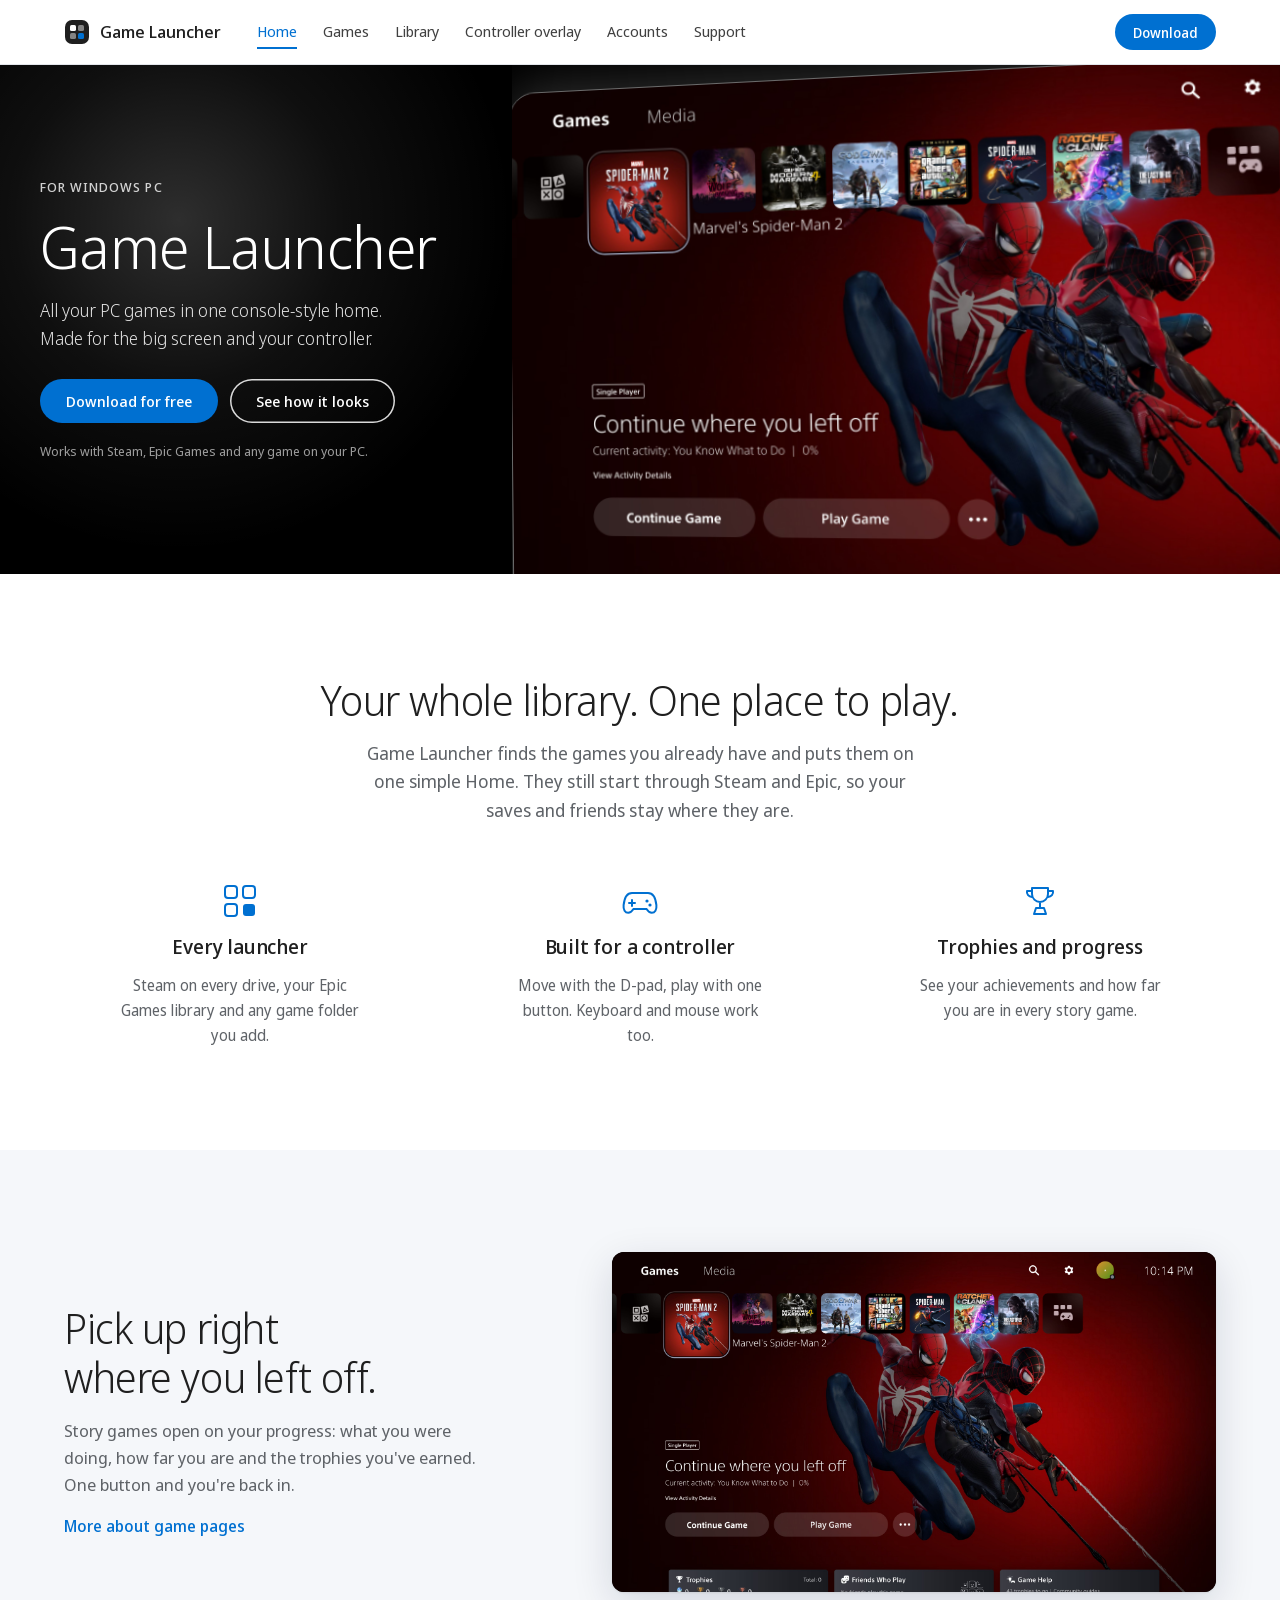
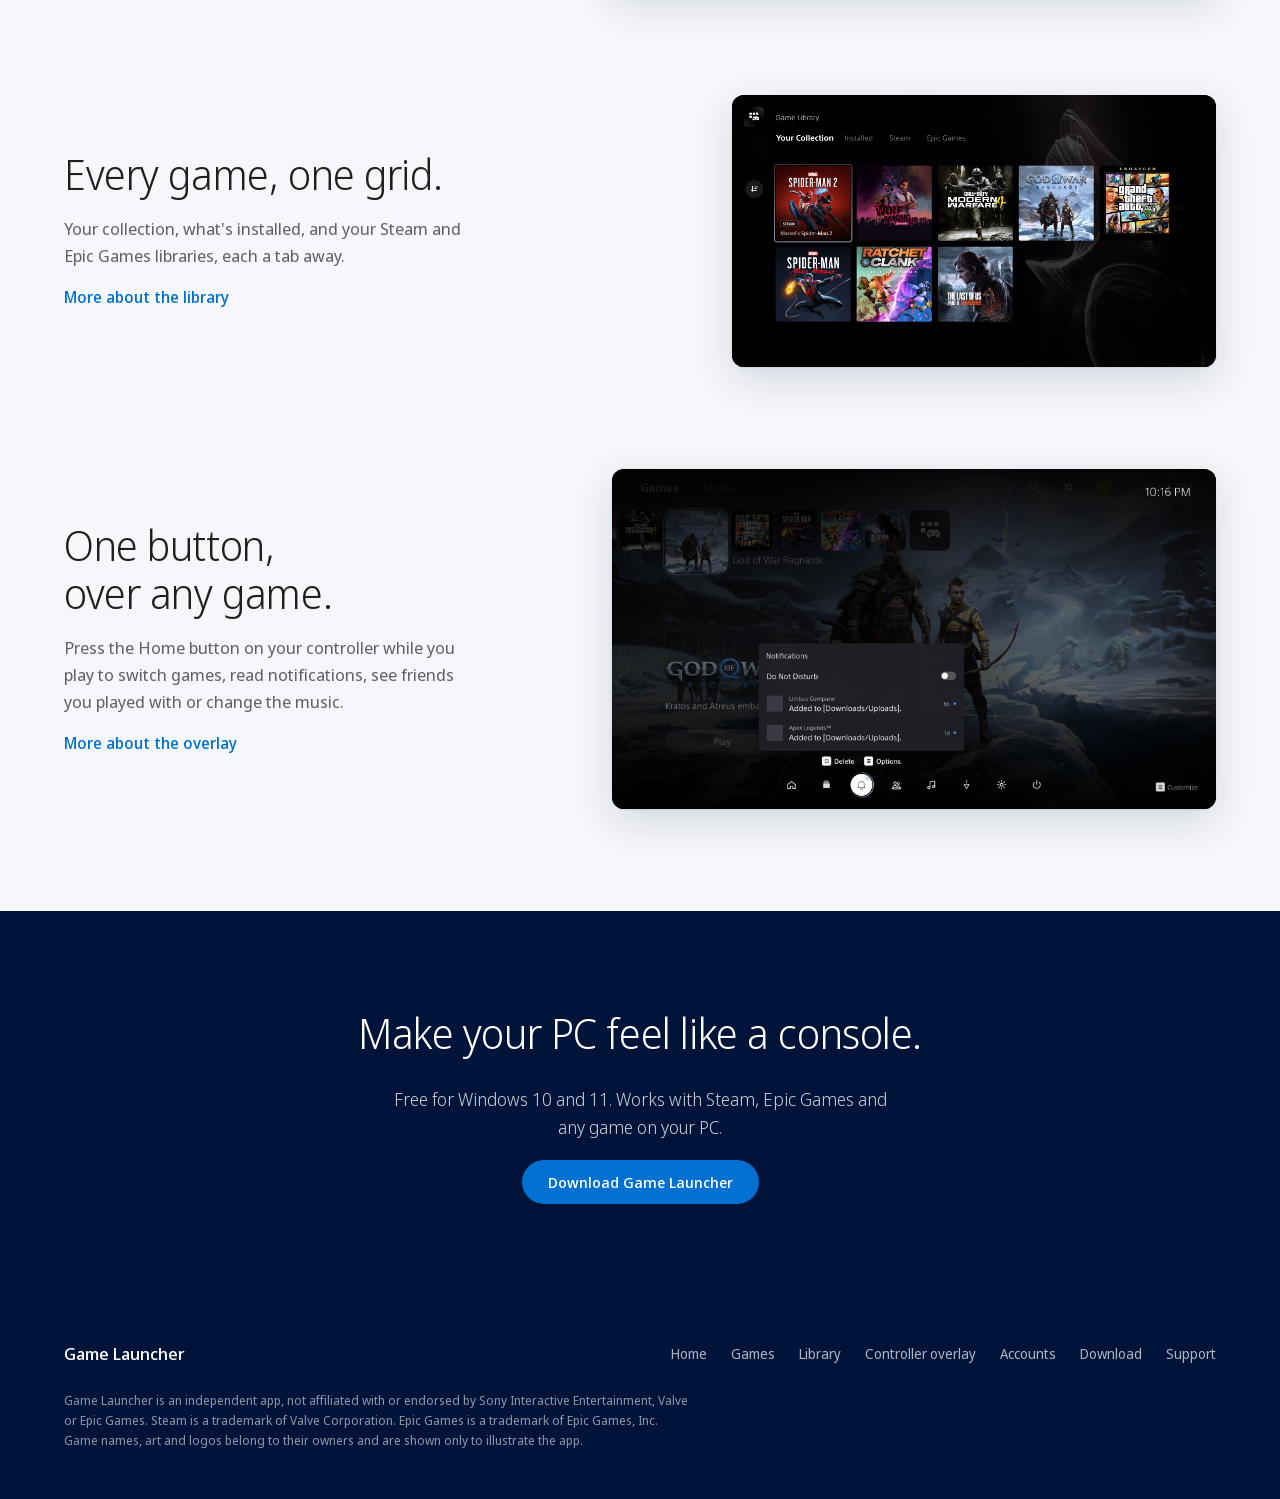
<file: index.html>
<!doctype html><html><head><meta charset=utf8><meta name=viewport content="width=device-width,initial-scale=1,viewport-fit=cover"><style>:root{color-scheme:light;box-sizing:border-box;padding-top:env(safe-area-inset-top,0px);padding-bottom:env(safe-area-inset-bottom,0px)}html{scroll-padding-top:env(safe-area-inset-top,0px)}body{margin:0;padding:0;font:14px -apple-system,BlinkMacSystemFont,sans-serif;background:#fff;color:#000}img{max-width:100%}[hidden]:not([hidden=until-found i]){display:none!important}</style></head><body>
<title>Game Launcher</title>
<meta name="claude:viewport-fit-sides" content="cover">
<meta name="description" content="Game Launcher puts your Steam, Epic Games and local PC games in one console-style home for the big screen and your controller.">
<link rel="preconnect" href="https://fonts.googleapis.com"><link rel="preconnect" href="https://fonts.gstatic.com" crossorigin>
<link rel="stylesheet" href="https://fonts.googleapis.com/css2?family=Noto+Sans+Display:wght@300;400;500;600&display=swap">
<link rel="stylesheet" href="style.css">
<header><div class="wrap"><a class="brand" href="index.html" aria-label="Game Launcher home"><svg viewBox="0 0 26 26" aria-hidden="true"><rect x="1" y="1" width="24" height="24" rx="7" fill="#1f1f1f"/><rect x="6" y="6" width="6" height="6" rx="1.6" fill="#fff"/><rect x="14" y="6" width="6" height="6" rx="1.6" fill="#fff" opacity=".45"/><rect x="6" y="14" width="6" height="6" rx="1.6" fill="#fff" opacity=".45"/><rect x="14" y="14" width="6" height="6" rx="1.6" fill="#0070d1"/></svg>Game Launcher</a>
<nav id="nav" aria-label="Main"><a href="index.html" aria-current="page">Home</a><a href="games.html">Games</a><a href="library.html">Library</a><a href="overlay.html">Controller overlay</a><a href="accounts.html">Accounts</a><a href="support.html">Support</a></nav><span class="grow"></span><a class="btn sm" href="download.html">Download</a>
<button class="menu" id="menu" aria-label="Menu" aria-expanded="false" aria-controls="nav"><svg viewBox="0 0 24 24" aria-hidden="true"><path d="M4 7h16M4 12h16M4 17h16" stroke="currentColor" stroke-width="2" stroke-linecap="round"/></svg></button></div></header>
<main>
<section class="hero"><div class="lp"><div class="txt"><span class="label">For Windows PC</span><h1>Game Launcher</h1>
<p>All your PC games in one console-style home. Made for the big screen and your controller.</p>
<div class="cta"><a class="btn" href="download.html">Download for free</a><a class="btn ghost" href="games.html">See how it looks</a></div>
<small>Works with Steam, Epic Games and any game on your PC.</small></div></div>
<div class="shot"><div class="tilt"><img src="img/home-continue.jpg" alt="Game Launcher Home screen: a row of game icons, the selected game's full-screen art and a Continue where you left off block" width="3840" height="2160" decoding="async" fetchpriority="high"></div></div></section>
<section class="sec"><div class="wrap"><div class="center"><h2>Your whole library. One place to play.</h2>
<p>Game Launcher finds the games you already have and puts them on one simple Home. They still start through Steam and Epic, so your saves and friends stay where they are.</p></div>
<div class="three"><div><svg viewBox="0 0 40 40" aria-hidden="true"><rect x="5" y="5" width="12" height="12" rx="3" fill="none" stroke="currentColor" stroke-width="2"/><rect x="23" y="5" width="12" height="12" rx="3" fill="none" stroke="currentColor" stroke-width="2"/><rect x="5" y="23" width="12" height="12" rx="3" fill="none" stroke="currentColor" stroke-width="2"/><rect x="23" y="23" width="12" height="12" rx="3" fill="currentColor"/></svg><h3>Every launcher</h3><p>Steam on every drive, your Epic Games library and any game folder you add.</p></div>
<div><svg viewBox="0 0 40 40" aria-hidden="true"><path d="M12 12h16c4.6 0 7.6 4.6 8.4 12.2.5 4.6-1.5 7.6-4.6 7.6-2.3 0-3.8-1.5-5.3-3.8H13.5C12 30.3 10.5 31.8 8.2 31.8c-3.1 0-5.1-3-4.6-7.6C4.4 16.6 7.4 12 12 12z" fill="none" stroke="currentColor" stroke-width="2"/><path d="M12 19v6M9 22h6" stroke="currentColor" stroke-width="2" stroke-linecap="round"/><circle cx="27" cy="20" r="1.6" fill="currentColor"/><circle cx="30" cy="24" r="1.6" fill="currentColor"/></svg><h3>Built for a controller</h3><p>Move with the D-pad, play with one button. Keyboard and mouse work too.</p></div>
<div><svg viewBox="0 0 40 40" aria-hidden="true"><path d="M12 7h16v6a8 8 0 0 1-16 0zM12 10H7a5 5 0 0 0 5 6M28 10h5a5 5 0 0 1-5 6M20 21v6m-6 6h12l-2-6h-8z" fill="none" stroke="currentColor" stroke-width="2" stroke-linejoin="round"/></svg><h3>Trophies and progress</h3><p>See your achievements and how far you are in every story game.</p></div></div></div></section>
<section class="sec alt"><div class="wrap">
<div class="split"><div class="t"><h2>Pick up right where you left off.</h2><p>Story games open on your progress: what you were doing, how far you are and the trophies you've earned. One button and you're back in.</p><a class="link" href="games.html">More about game pages</a></div><div class="pic"><img src="img/home-continue.jpg" alt="Home with Continue where you left off, Continue Game and Play Game buttons and cards for Trophies, Friends Who Play and Game Help" width="3840" height="2160" loading="lazy" decoding="async"></div></div>
<div class="split rev"><div class="pic"><img src="img/library.jpg" alt="The Game Library with every game as a cover and tabs for Your Collection, Installed, Steam and Epic Games" width="3840" height="2160" loading="lazy" decoding="async"></div><div class="t"><h2>Every game, one grid.</h2><p>Your collection, what's installed, and your Steam and Epic Games libraries, each a tab away.</p><a class="link" href="library.html">More about the library</a></div></div>
<div class="split"><div class="t"><h2>One button, over any game.</h2><p>Press the Home button on your controller while you play to switch games, read notifications, see friends you played with or change the music.</p><a class="link" href="overlay.html">More about the overlay</a></div><div class="pic"><img src="img/overlay-notifications.jpg" alt="The Control Center over a game, showing notifications" width="3840" height="2160" loading="lazy" decoding="async"></div></div>
</div></section>
<section class="band"><div class="wrap"><h2>Make your PC feel like a console.</h2><p>Free for Windows 10 and 11. Works with Steam, Epic Games and any game on your PC.</p><a class="btn" href="download.html">Download Game Launcher</a></div></section></main>
<footer><div class="wrap"><div class="row"><a class="brand" href="index.html">Game Launcher</a><nav aria-label="Footer"><a href="index.html">Home</a><a href="games.html">Games</a><a href="library.html">Library</a><a href="overlay.html">Controller overlay</a><a href="accounts.html">Accounts</a><a href="download.html">Download</a><a href="support.html">Support</a></nav></div>
<p>Game Launcher is an independent app, not affiliated with or endorsed by Sony Interactive Entertainment, Valve or Epic Games. Steam is a trademark of Valve Corporation. Epic Games is a trademark of Epic Games, Inc. Game names, art and logos belong to their owners and are shown only to illustrate the app.</p></div></footer>
<script>(()=>{const m=document.getElementById('menu'),n=document.getElementById('nav');m.addEventListener('click',()=>{const o=n.classList.toggle('open');m.setAttribute('aria-expanded',o)})})();</script>
</body></html>
</file>
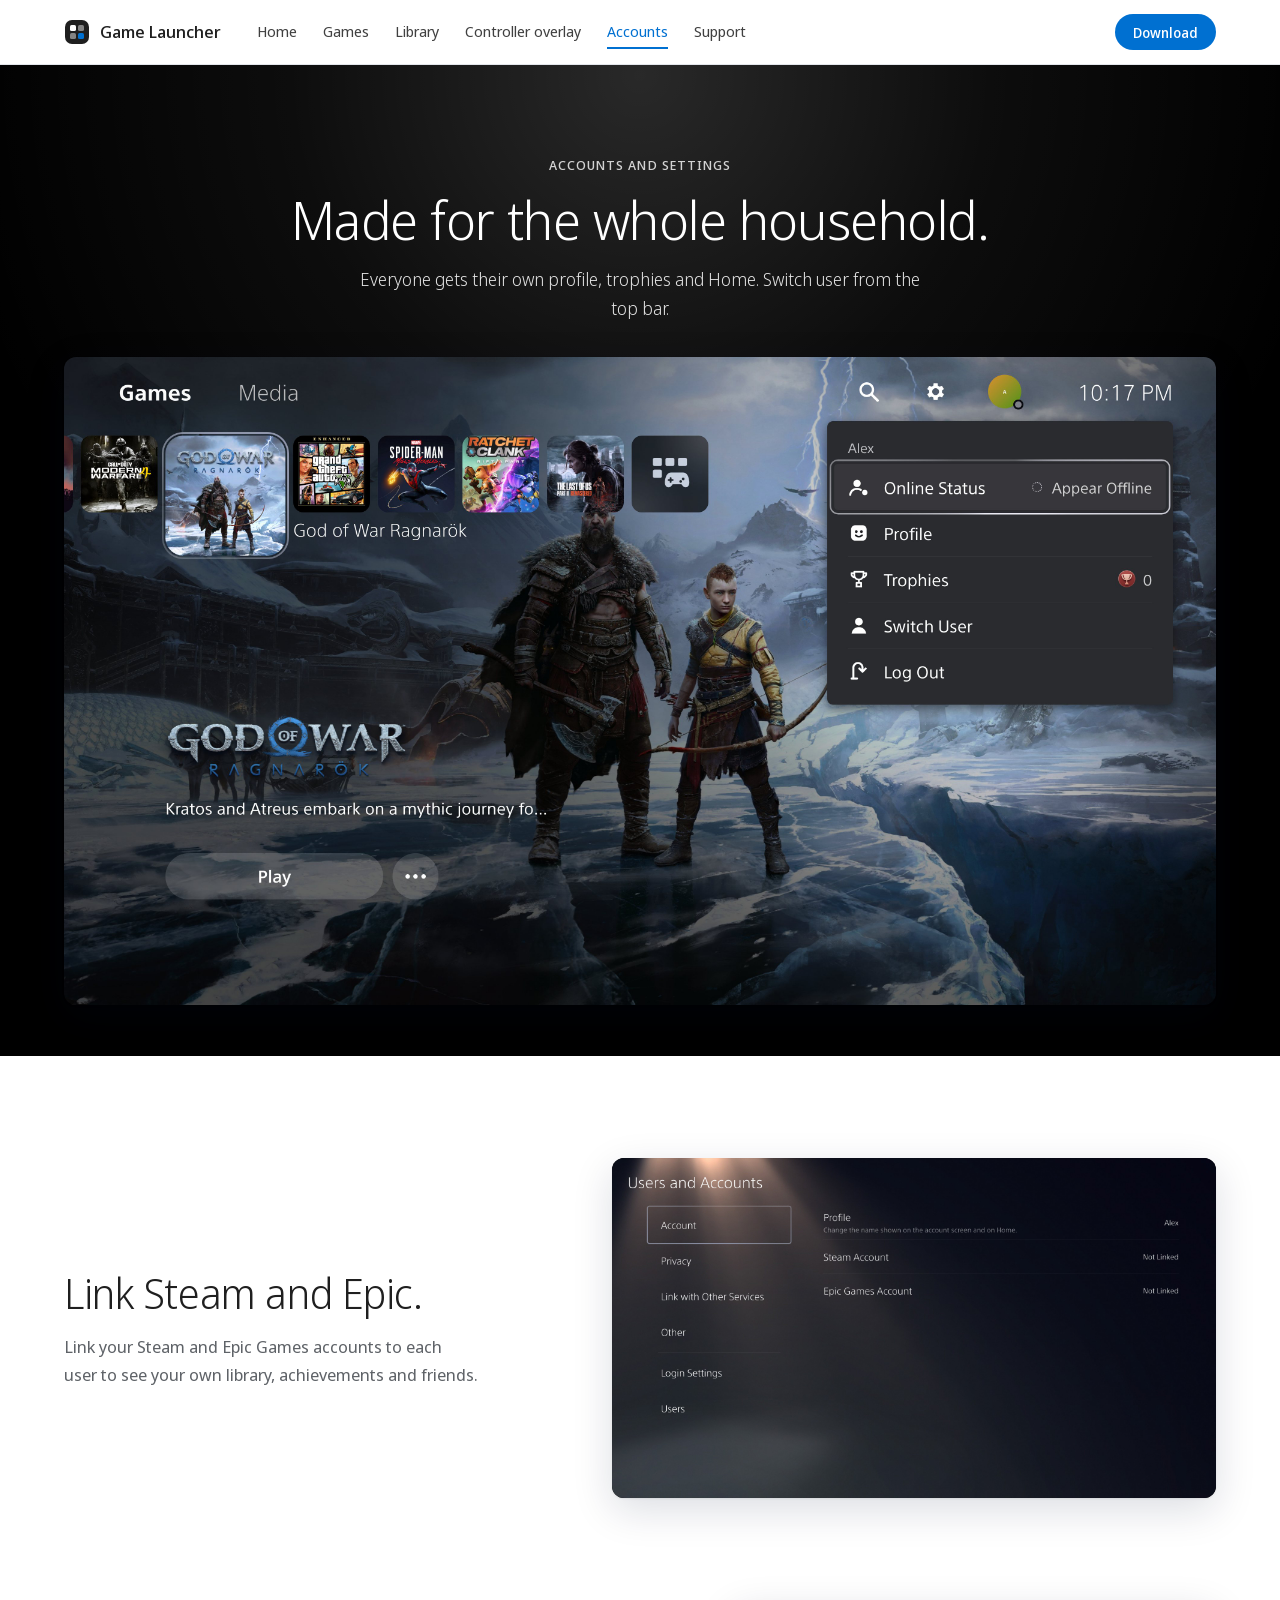
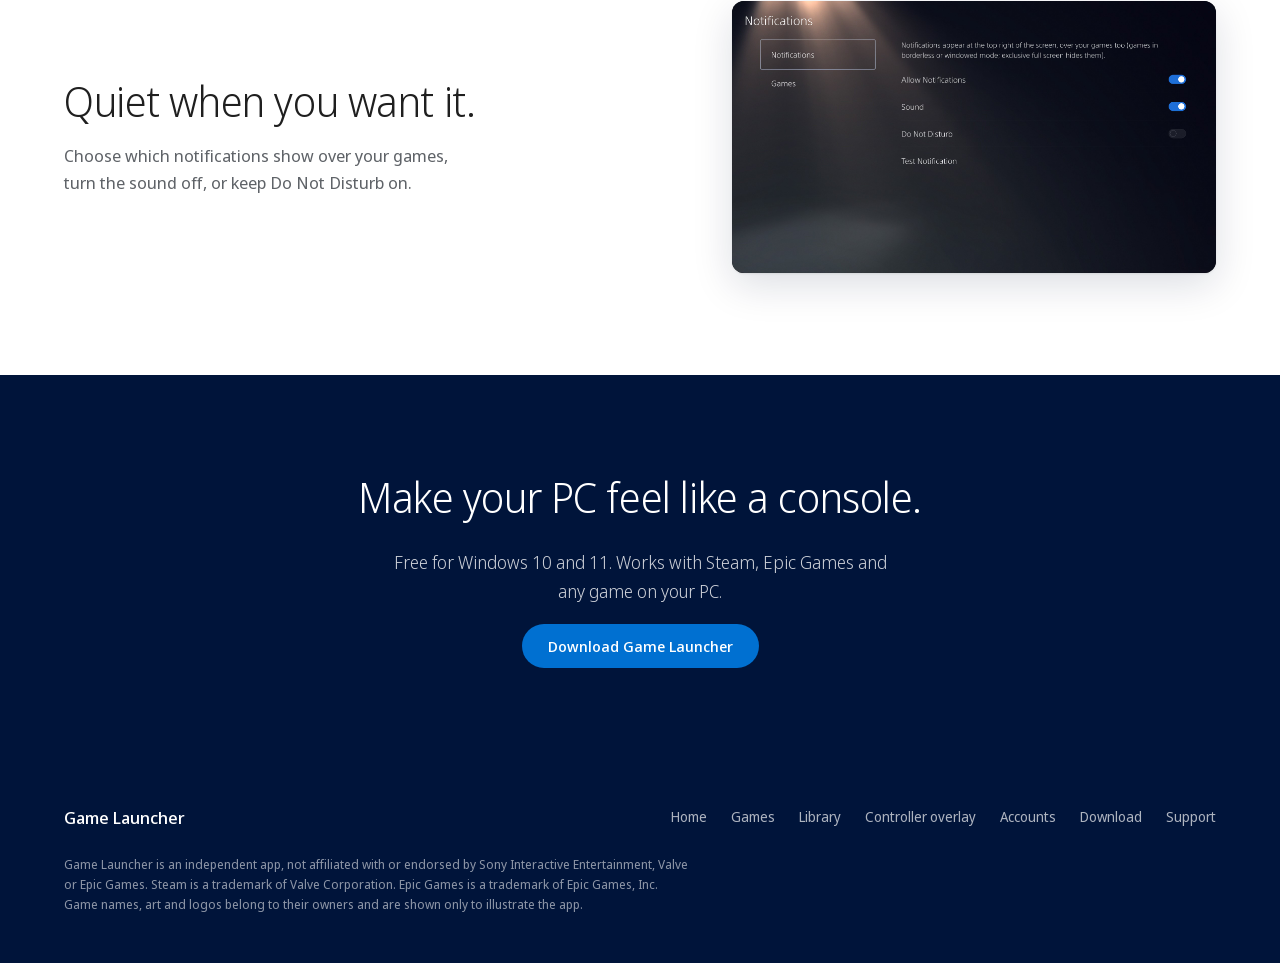
<file: accounts.html>
<!doctype html><html lang="en"><head><meta charset="utf-8"><meta name="viewport" content="width=device-width,initial-scale=1,viewport-fit=cover"><title>Game Launcher Accounts</title><meta name="description" content="Users, Steam and Epic accounts, notifications and settings in Game Launcher.">
<meta name="claude:viewport-fit-sides" content="cover"><style>:root{color-scheme:light;padding-top:env(safe-area-inset-top,0px);padding-bottom:env(safe-area-inset-bottom,0px)}body{margin:0}img{max-width:100%}[hidden]{display:none!important}</style></head><body>
<link rel="preconnect" href="https://fonts.googleapis.com"><link rel="preconnect" href="https://fonts.gstatic.com" crossorigin>
<link rel="stylesheet" href="https://fonts.googleapis.com/css2?family=Noto+Sans+Display:wght@300;400;500;600&display=swap">
<link rel="stylesheet" href="style.css">
<header><div class="wrap"><a class="brand" href="index.html" aria-label="Game Launcher home"><svg viewBox="0 0 26 26" aria-hidden="true"><rect x="1" y="1" width="24" height="24" rx="7" fill="#1f1f1f"/><rect x="6" y="6" width="6" height="6" rx="1.6" fill="#fff"/><rect x="14" y="6" width="6" height="6" rx="1.6" fill="#fff" opacity=".45"/><rect x="6" y="14" width="6" height="6" rx="1.6" fill="#fff" opacity=".45"/><rect x="14" y="14" width="6" height="6" rx="1.6" fill="#0070d1"/></svg>Game Launcher</a>
<nav id="nav" aria-label="Main"><a href="index.html">Home</a><a href="games.html">Games</a><a href="library.html">Library</a><a href="overlay.html">Controller overlay</a><a href="accounts.html" aria-current="page">Accounts</a><a href="support.html">Support</a></nav><span class="grow"></span><a class="btn sm" href="download.html">Download</a>
<button class="menu" id="menu" aria-label="Menu" aria-expanded="false" aria-controls="nav"><svg viewBox="0 0 24 24" aria-hidden="true"><path d="M4 7h16M4 12h16M4 17h16" stroke="currentColor" stroke-width="2" stroke-linecap="round"/></svg></button></div></header>
<main>
<section class="phead"><div class="wrap"><span class="label">Accounts and settings</span><h1>Made for the whole household.</h1><p>Everyone gets their own profile, trophies and Home. Switch user from the top bar.</p>
<div class="pic shotwide"><img src="img/account-menu.jpg" alt="The account menu on Home with Online Status, Profile, Trophies, Switch User and Log Out" width="3840" height="2160" decoding="async" fetchpriority="high"></div></div></section>
<section class="sec"><div class="wrap">
<div class="split"><div class="t"><h2>Link Steam and Epic.</h2><p>Link your Steam and Epic Games accounts to each user to see your own library, achievements and friends.</p></div><div class="pic"><img src="img/settings-users.jpg" alt="Users and Accounts settings with Steam Account and Epic Games Account" width="3840" height="2160" loading="lazy" decoding="async"></div></div>
<div class="split rev"><div class="pic"><img src="img/settings-notifications.jpg" alt="Notifications settings with Allow Notifications, Sound and Do Not Disturb switches" width="3840" height="2160" loading="lazy" decoding="async"></div><div class="t"><h2>Quiet when you want it.</h2><p>Choose which notifications show over your games, turn the sound off, or keep Do Not Disturb on.</p></div></div>
</div></section>
<section class="band"><div class="wrap"><h2>Make your PC feel like a console.</h2><p>Free for Windows 10 and 11. Works with Steam, Epic Games and any game on your PC.</p><a class="btn" href="download.html">Download Game Launcher</a></div></section></main>
<footer><div class="wrap"><div class="row"><a class="brand" href="index.html">Game Launcher</a><nav aria-label="Footer"><a href="index.html">Home</a><a href="games.html">Games</a><a href="library.html">Library</a><a href="overlay.html">Controller overlay</a><a href="accounts.html">Accounts</a><a href="download.html">Download</a><a href="support.html">Support</a></nav></div>
<p>Game Launcher is an independent app, not affiliated with or endorsed by Sony Interactive Entertainment, Valve or Epic Games. Steam is a trademark of Valve Corporation. Epic Games is a trademark of Epic Games, Inc. Game names, art and logos belong to their owners and are shown only to illustrate the app.</p></div></footer>
<script>(()=>{const m=document.getElementById('menu'),n=document.getElementById('nav');m.addEventListener('click',()=>{const o=n.classList.toggle('open');m.setAttribute('aria-expanded',o)})})();</script>
</body></html>
</file>
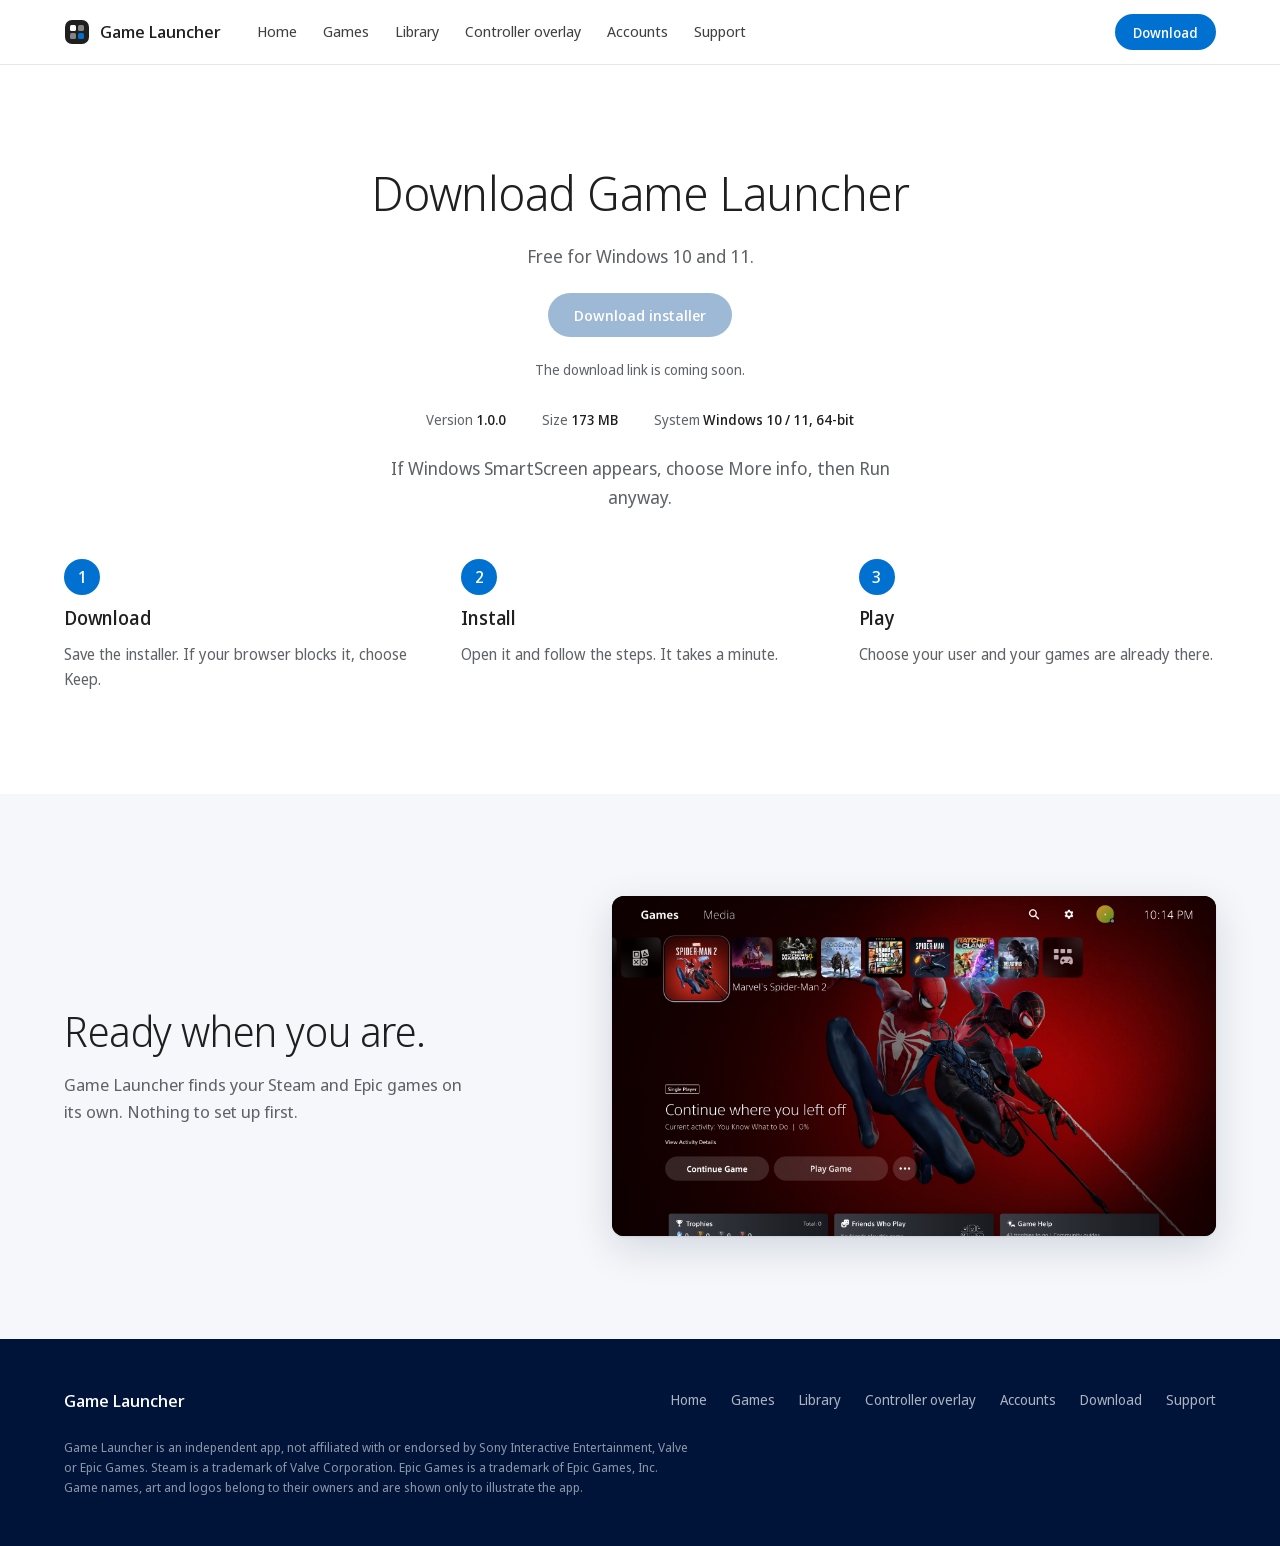
<file: download.html>
<!doctype html><html lang="en"><head><meta charset="utf-8"><meta name="viewport" content="width=device-width,initial-scale=1,viewport-fit=cover"><title>Download Game Launcher</title><meta name="description" content="Download Game Launcher for Windows 10 and 11.">
<meta name="claude:viewport-fit-sides" content="cover"><style>:root{color-scheme:light;padding-top:env(safe-area-inset-top,0px);padding-bottom:env(safe-area-inset-bottom,0px)}body{margin:0}img{max-width:100%}[hidden]{display:none!important}</style></head><body>
<link rel="preconnect" href="https://fonts.googleapis.com"><link rel="preconnect" href="https://fonts.gstatic.com" crossorigin>
<link rel="stylesheet" href="https://fonts.googleapis.com/css2?family=Noto+Sans+Display:wght@300;400;500;600&display=swap">
<link rel="stylesheet" href="style.css">
<header><div class="wrap"><a class="brand" href="index.html" aria-label="Game Launcher home"><svg viewBox="0 0 26 26" aria-hidden="true"><rect x="1" y="1" width="24" height="24" rx="7" fill="#1f1f1f"/><rect x="6" y="6" width="6" height="6" rx="1.6" fill="#fff"/><rect x="14" y="6" width="6" height="6" rx="1.6" fill="#fff" opacity=".45"/><rect x="6" y="14" width="6" height="6" rx="1.6" fill="#fff" opacity=".45"/><rect x="14" y="14" width="6" height="6" rx="1.6" fill="#0070d1"/></svg>Game Launcher</a>
<nav id="nav" aria-label="Main"><a href="index.html">Home</a><a href="games.html">Games</a><a href="library.html">Library</a><a href="overlay.html">Controller overlay</a><a href="accounts.html">Accounts</a><a href="support.html">Support</a></nav><span class="grow"></span><a class="btn sm" href="download.html">Download</a>
<button class="menu" id="menu" aria-label="Menu" aria-expanded="false" aria-controls="nav"><svg viewBox="0 0 24 24" aria-hidden="true"><path d="M4 7h16M4 12h16M4 17h16" stroke="currentColor" stroke-width="2" stroke-linecap="round"/></svg></button></div></header>
<main>
<section class="sec" id="download"><div class="wrap"><div class="dl" id="dlbox"><h1 style="font-size:clamp(32px,4vw,48px);line-height:1.1">Download Game Launcher</h1><p>Free for Windows 10 and 11.</p>
<a class="btn" id="dlMain" href="#download" target="_blank" rel="noopener">Download installer</a><span class="soon">The download link is coming soon.</span>
<div class="specs"><span>Version <b>1.0.0</b></span><span>Size <b>173 MB</b></span><span>System <b>Windows 10 / 11, 64-bit</b></span></div>
<p class="tip">If Windows SmartScreen appears, choose More info, then Run anyway.</p></div>
<div class="steps"><div><h3>Download</h3><p>Save the installer. If your browser blocks it, choose Keep.</p></div><div><h3>Install</h3><p>Open it and follow the steps. It takes a minute.</p></div><div><h3>Play</h3><p>Choose your user and your games are already there.</p></div></div></div></section>
<section class="sec alt"><div class="wrap"><div class="split"><div class="t"><h2>Ready when you are.</h2><p>Game Launcher finds your Steam and Epic games on its own. Nothing to set up first.</p></div><div class="pic"><img src="img/home-continue.jpg" alt="Game Launcher Home" width="3840" height="2160" loading="lazy" decoding="async"></div></div></div></section></main>
<footer><div class="wrap"><div class="row"><a class="brand" href="index.html">Game Launcher</a><nav aria-label="Footer"><a href="index.html">Home</a><a href="games.html">Games</a><a href="library.html">Library</a><a href="overlay.html">Controller overlay</a><a href="accounts.html">Accounts</a><a href="download.html">Download</a><a href="support.html">Support</a></nav></div>
<p>Game Launcher is an independent app, not affiliated with or endorsed by Sony Interactive Entertainment, Valve or Epic Games. Steam is a trademark of Valve Corporation. Epic Games is a trademark of Epic Games, Inc. Game names, art and logos belong to their owners and are shown only to illustrate the app.</p></div></footer>
<script>(()=>{const m=document.getElementById('menu'),n=document.getElementById('nav');m.addEventListener('click',()=>{const o=n.classList.toggle('open');m.setAttribute('aria-expanded',o)})})();const DOWNLOAD_URL='';(()=>{const box=document.getElementById('dlbox'),main=document.getElementById('dlMain');if(DOWNLOAD_URL)main.href=DOWNLOAD_URL;else{box.classList.add('nolink');main.removeAttribute('target');main.setAttribute('aria-disabled','true');main.addEventListener('click',e=>e.preventDefault());}})();</script>
</body></html>
</file>
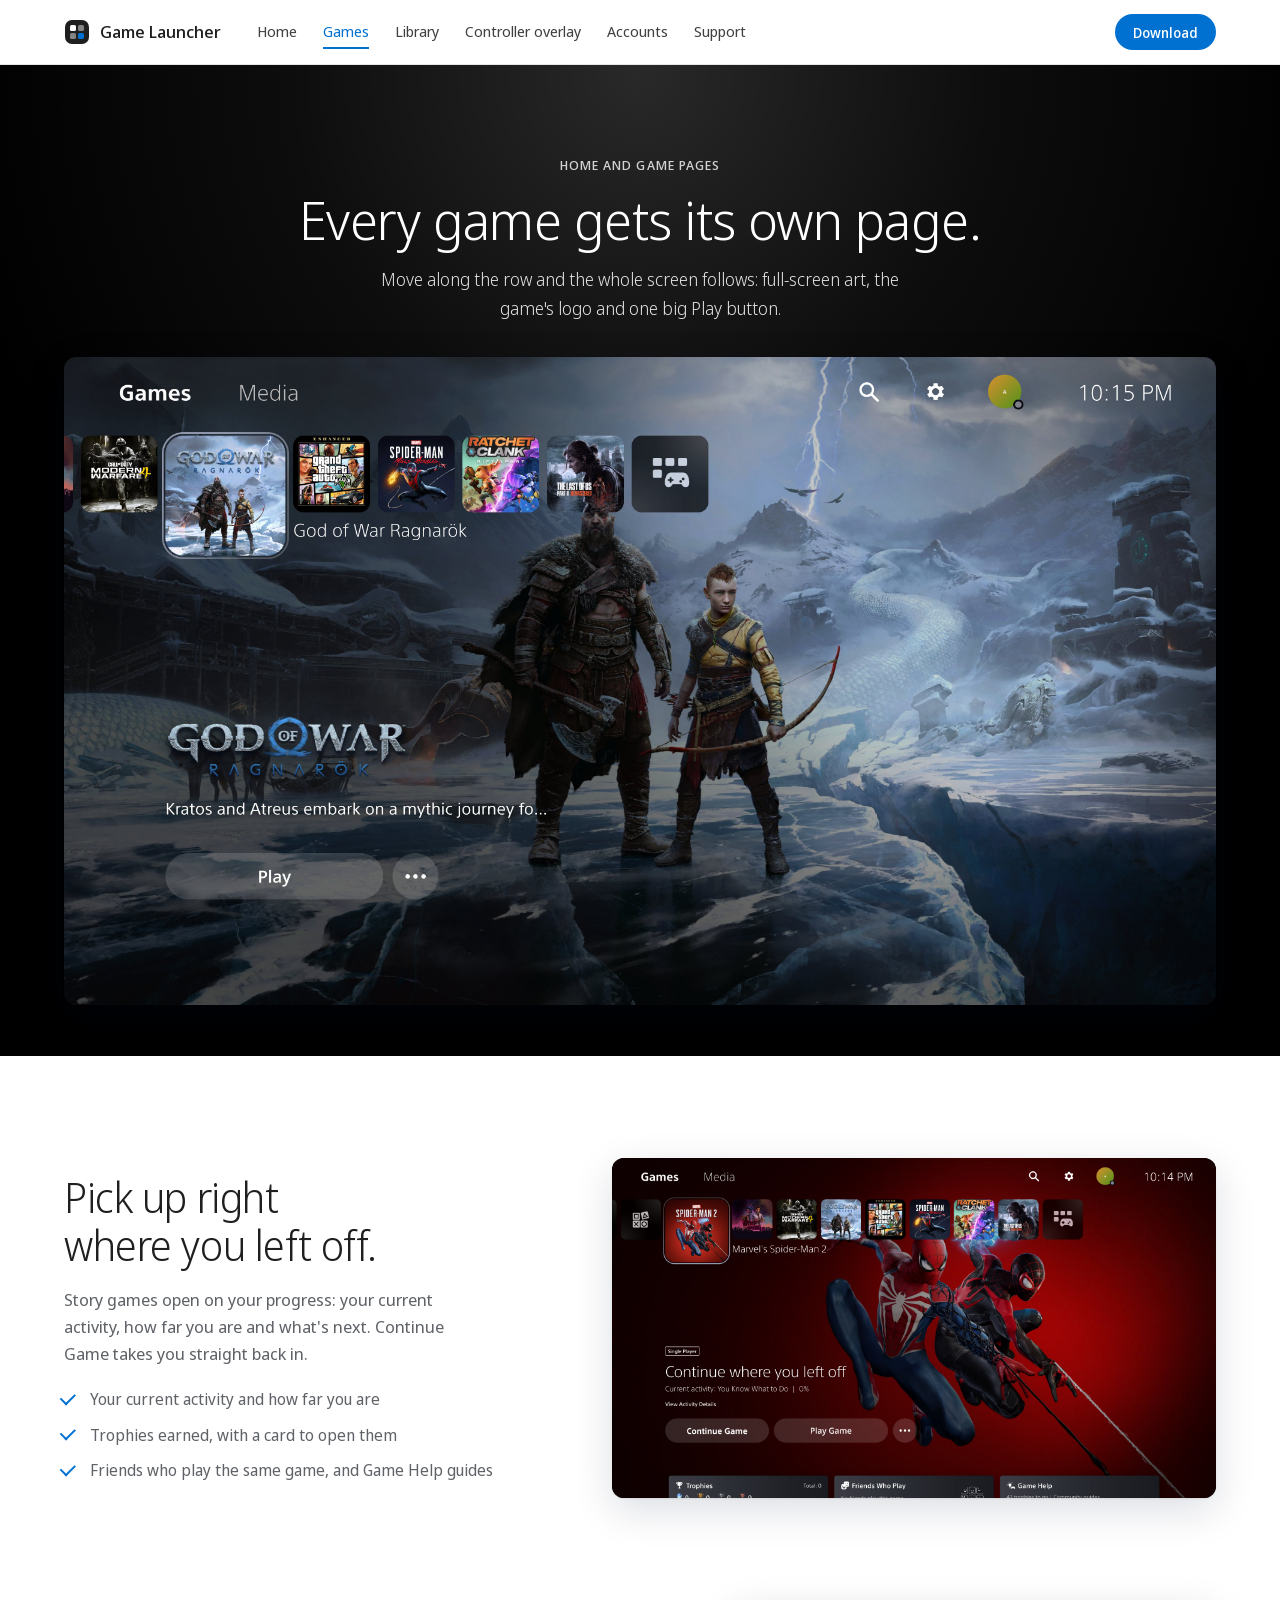
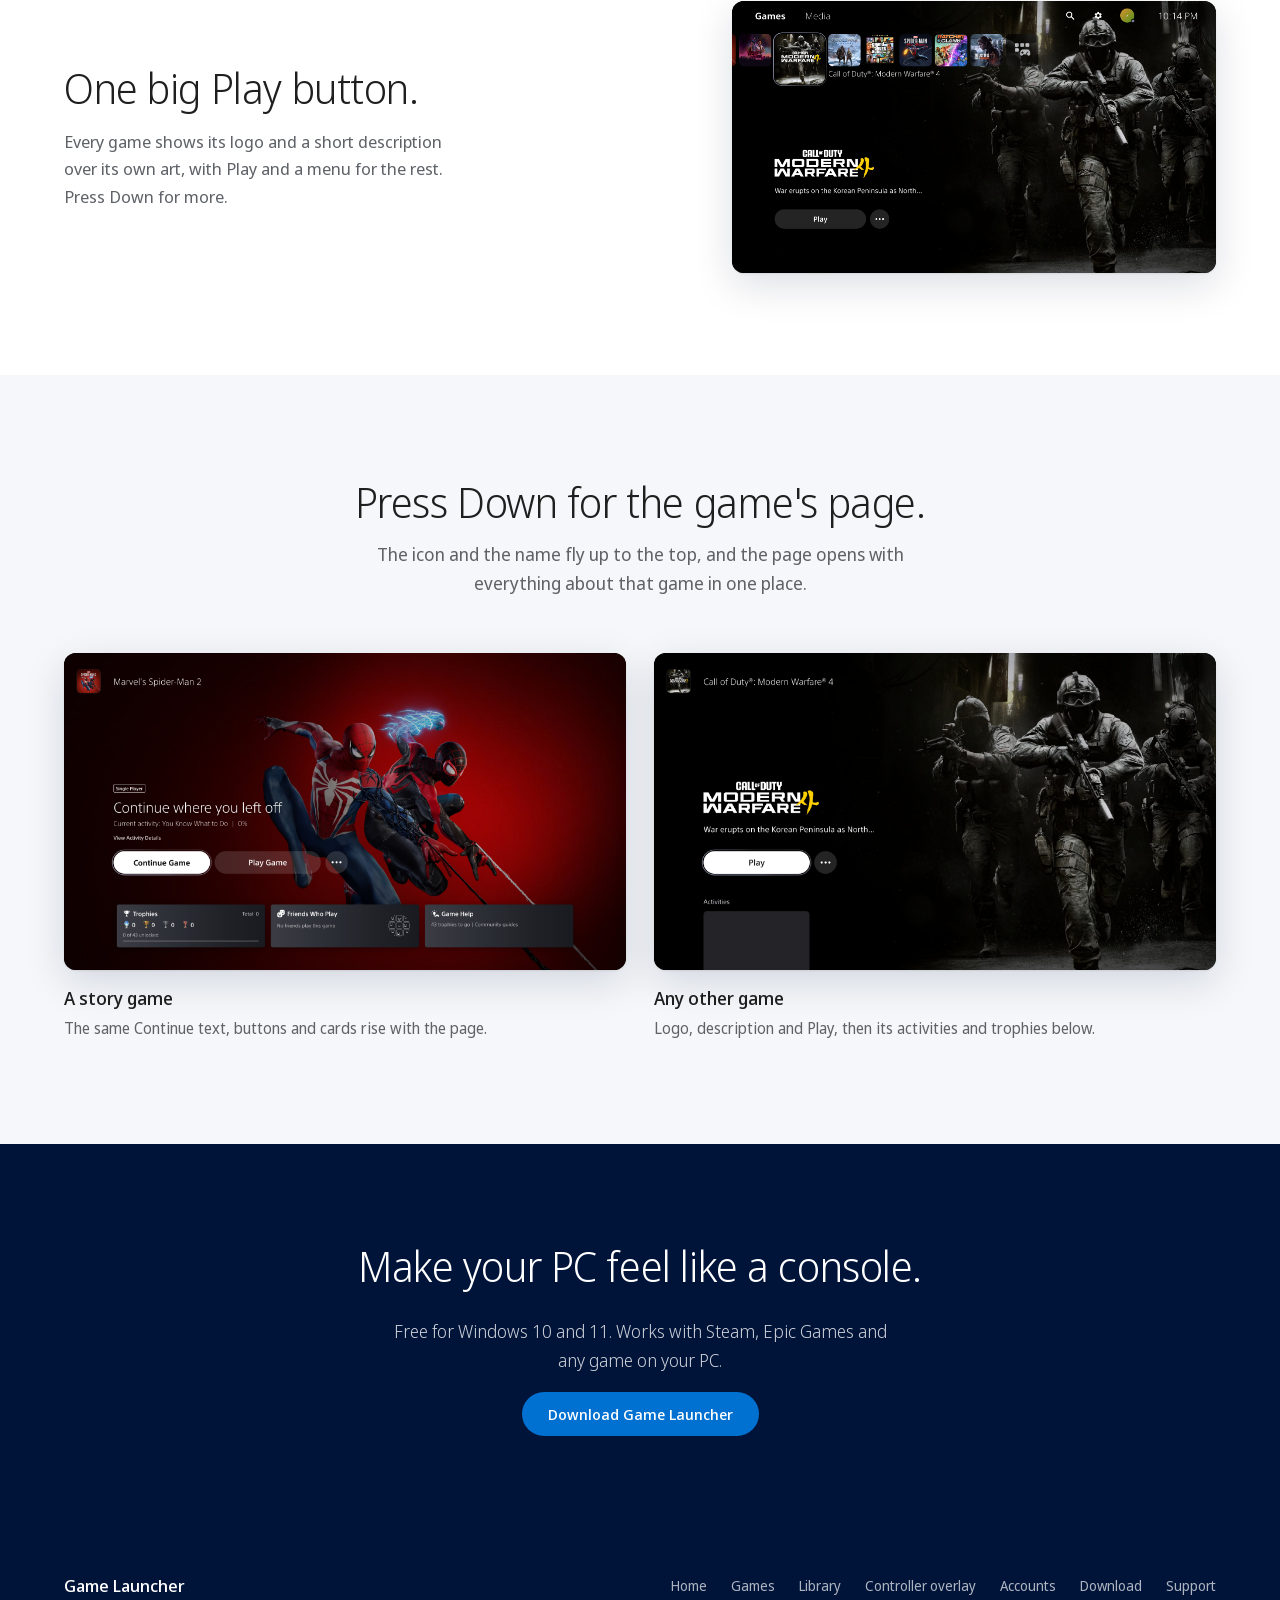
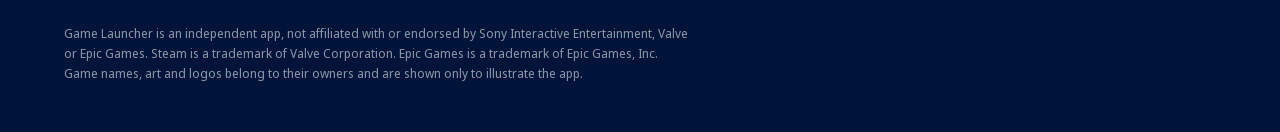
<file: games.html>
<!doctype html><html lang="en"><head><meta charset="utf-8"><meta name="viewport" content="width=device-width,initial-scale=1,viewport-fit=cover"><title>Game Launcher Games</title><meta name="description" content="Home and game pages in Game Launcher: a row of icons, full-screen art, Continue where you left off, trophies and activities.">
<meta name="claude:viewport-fit-sides" content="cover"><style>:root{color-scheme:light;padding-top:env(safe-area-inset-top,0px);padding-bottom:env(safe-area-inset-bottom,0px)}body{margin:0}img{max-width:100%}[hidden]{display:none!important}</style></head><body>
<link rel="preconnect" href="https://fonts.googleapis.com"><link rel="preconnect" href="https://fonts.gstatic.com" crossorigin>
<link rel="stylesheet" href="https://fonts.googleapis.com/css2?family=Noto+Sans+Display:wght@300;400;500;600&display=swap">
<link rel="stylesheet" href="style.css">
<header><div class="wrap"><a class="brand" href="index.html" aria-label="Game Launcher home"><svg viewBox="0 0 26 26" aria-hidden="true"><rect x="1" y="1" width="24" height="24" rx="7" fill="#1f1f1f"/><rect x="6" y="6" width="6" height="6" rx="1.6" fill="#fff"/><rect x="14" y="6" width="6" height="6" rx="1.6" fill="#fff" opacity=".45"/><rect x="6" y="14" width="6" height="6" rx="1.6" fill="#fff" opacity=".45"/><rect x="14" y="14" width="6" height="6" rx="1.6" fill="#0070d1"/></svg>Game Launcher</a>
<nav id="nav" aria-label="Main"><a href="index.html">Home</a><a href="games.html" aria-current="page">Games</a><a href="library.html">Library</a><a href="overlay.html">Controller overlay</a><a href="accounts.html">Accounts</a><a href="support.html">Support</a></nav><span class="grow"></span><a class="btn sm" href="download.html">Download</a>
<button class="menu" id="menu" aria-label="Menu" aria-expanded="false" aria-controls="nav"><svg viewBox="0 0 24 24" aria-hidden="true"><path d="M4 7h16M4 12h16M4 17h16" stroke="currentColor" stroke-width="2" stroke-linecap="round"/></svg></button></div></header>
<main>
<section class="phead"><div class="wrap"><span class="label">Home and game pages</span><h1>Every game gets its own page.</h1><p>Move along the row and the whole screen follows: full-screen art, the game's logo and one big Play button.</p>
<div class="pic shotwide"><img src="img/home-gow.jpg" alt="Home with God of War Ragnarök selected: its art fills the screen, with its logo, a tagline and a Play button" width="3840" height="2160" decoding="async" fetchpriority="high"></div></div></section>
<section class="sec"><div class="wrap">
<div class="split"><div class="t"><h2>Pick up right where you left off.</h2><p>Story games open on your progress: your current activity, how far you are and what's next. Continue Game takes you straight back in.</p>
<ul><li>Your current activity and how far you are</li><li>Trophies earned, with a card to open them</li><li>Friends who play the same game, and Game Help guides</li></ul></div><div class="pic vid" data-video="continue"><img src="img/home-continue.jpg" alt="Continue where you left off for Spider-Man 2, with Continue Game, Play Game and cards for Trophies, Friends Who Play and Game Help" width="3840" height="2160" loading="lazy" decoding="async"></div></div>
<div class="split rev"><div class="pic"><img src="img/home-game.jpg" alt="Home with Call of Duty selected: its logo, a short description and a Play button" width="3840" height="2160" loading="lazy" decoding="async"></div><div class="t"><h2>One big Play button.</h2><p>Every game shows its logo and a short description over its own art, with Play and a menu for the rest. Press Down for more.</p></div></div>
</div></section>
<section class="sec alt"><div class="wrap"><div class="center"><h2>Press Down for the game's page.</h2><p>The icon and the name fly up to the top, and the page opens with everything about that game in one place.</p></div>
<div class="gal"><figure><div class="pic"><img src="img/game-info.jpg" alt="The page of a Continue game with its icon and name at the top" width="3840" height="2160" loading="lazy" decoding="async"></div><figcaption><b>A story game</b><span>The same Continue text, buttons and cards rise with the page.</span></figcaption></figure>
<figure><div class="pic"><img src="img/game-info-2.jpg" alt="A game page with its logo, description, Play button and Activities" width="3840" height="2160" loading="lazy" decoding="async"></div><figcaption><b>Any other game</b><span>Logo, description and Play, then its activities and trophies below.</span></figcaption></figure></div></div></section>
<section class="band"><div class="wrap"><h2>Make your PC feel like a console.</h2><p>Free for Windows 10 and 11. Works with Steam, Epic Games and any game on your PC.</p><a class="btn" href="download.html">Download Game Launcher</a></div></section></main>
<footer><div class="wrap"><div class="row"><a class="brand" href="index.html">Game Launcher</a><nav aria-label="Footer"><a href="index.html">Home</a><a href="games.html">Games</a><a href="library.html">Library</a><a href="overlay.html">Controller overlay</a><a href="accounts.html">Accounts</a><a href="download.html">Download</a><a href="support.html">Support</a></nav></div>
<p>Game Launcher is an independent app, not affiliated with or endorsed by Sony Interactive Entertainment, Valve or Epic Games. Steam is a trademark of Valve Corporation. Epic Games is a trademark of Epic Games, Inc. Game names, art and logos belong to their owners and are shown only to illustrate the app.</p></div></footer>
<script>(()=>{const m=document.getElementById('menu'),n=document.getElementById('nav');m.addEventListener('click',()=>{const o=n.classList.toggle('open');m.setAttribute('aria-expanded',o)})})();const VIDEOS={continue:'',overlay:''};document.querySelectorAll('.pic.vid').forEach(p=>{const f=VIDEOS[p.dataset.video];if(!f)return;const i=p.querySelector('img');p.innerHTML='<video src="'+f+'" poster="'+i.src+'" autoplay muted loop playsinline preload="metadata"></video>';});</script>
</body></html>
</file>
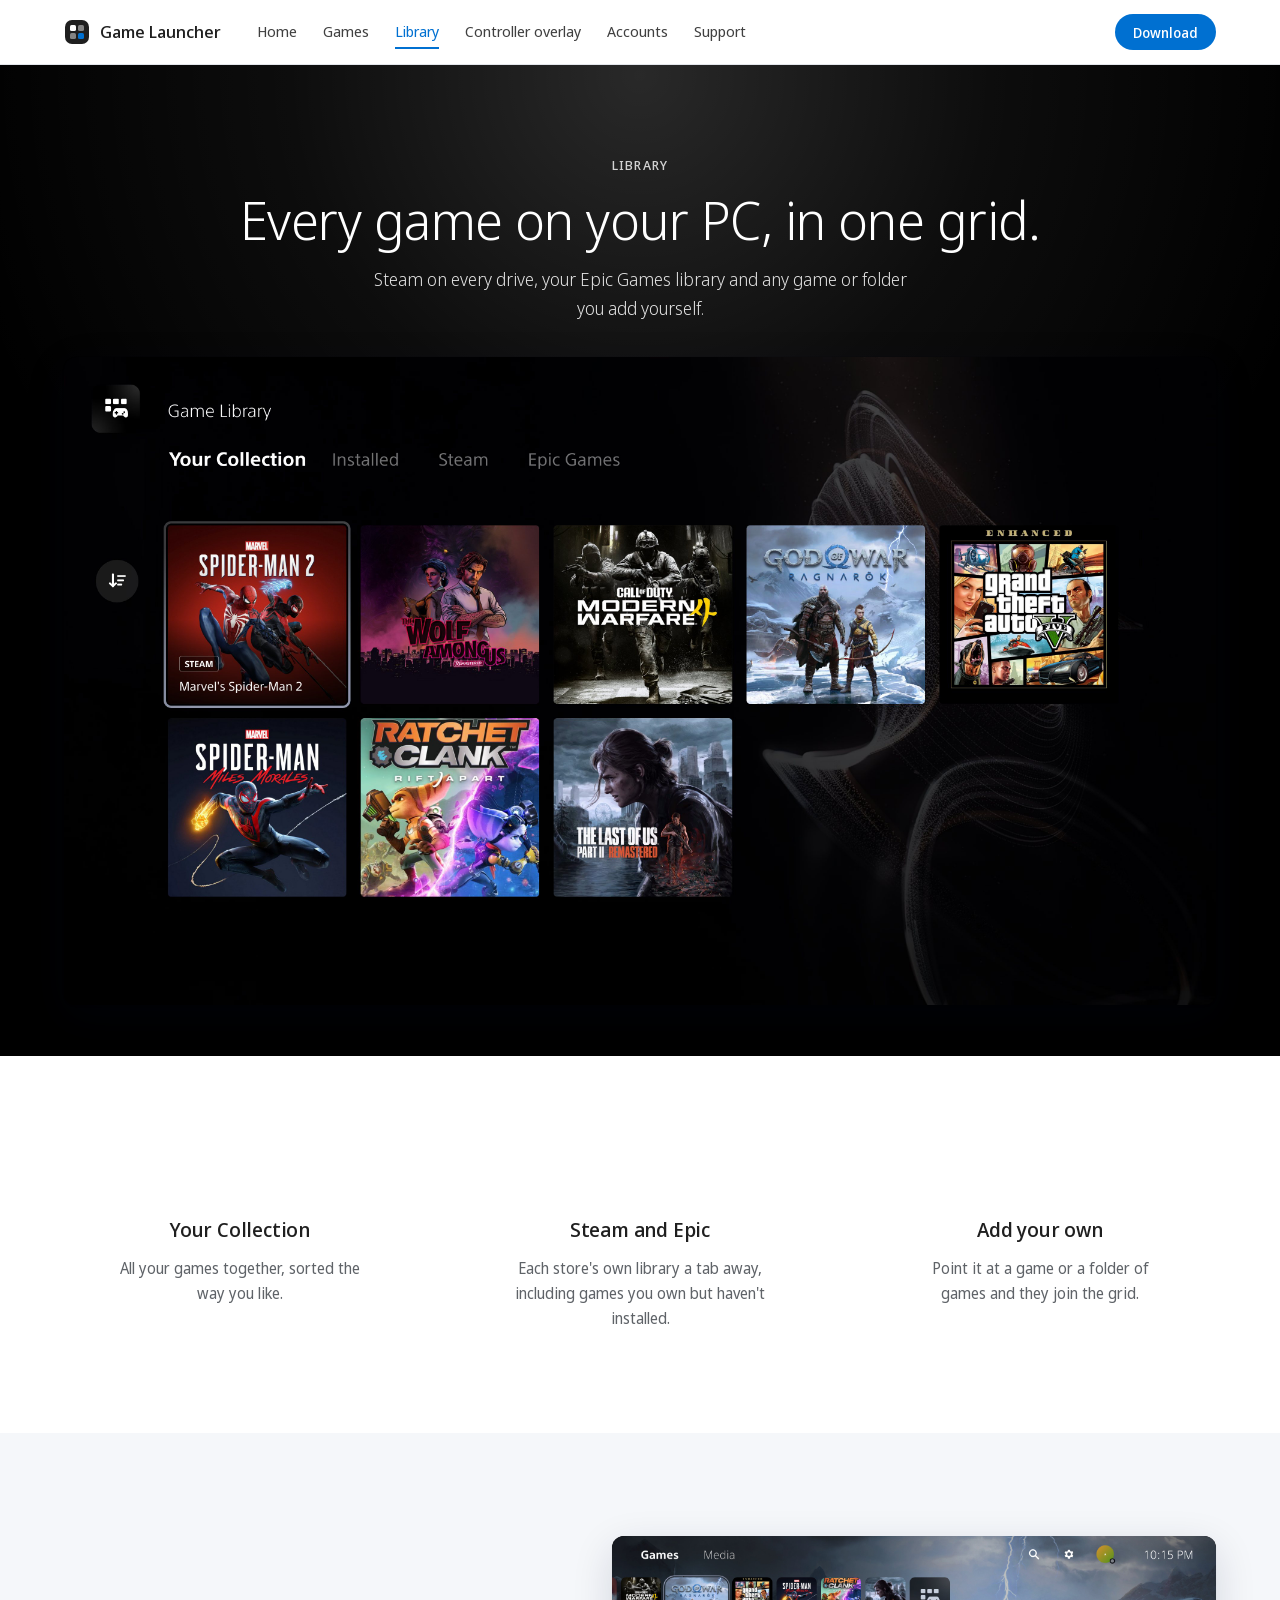
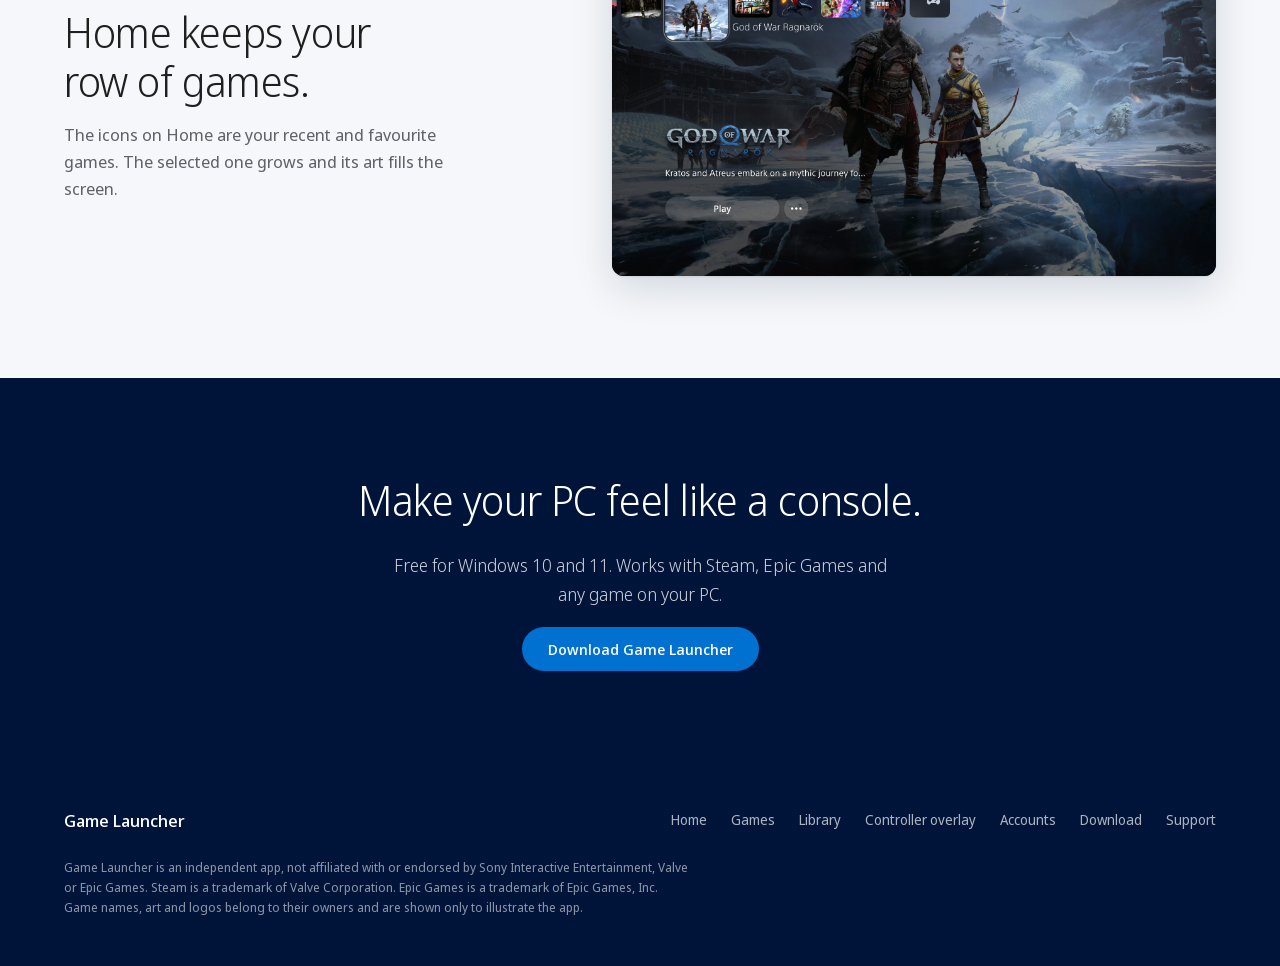
<file: library.html>
<!doctype html><html lang="en"><head><meta charset="utf-8"><meta name="viewport" content="width=device-width,initial-scale=1,viewport-fit=cover"><title>Game Launcher Library</title><meta name="description" content="The Game Launcher library: every Steam, Epic Games and local game on your PC in one grid.">
<meta name="claude:viewport-fit-sides" content="cover"><style>:root{color-scheme:light;padding-top:env(safe-area-inset-top,0px);padding-bottom:env(safe-area-inset-bottom,0px)}body{margin:0}img{max-width:100%}[hidden]{display:none!important}</style></head><body>
<link rel="preconnect" href="https://fonts.googleapis.com"><link rel="preconnect" href="https://fonts.gstatic.com" crossorigin>
<link rel="stylesheet" href="https://fonts.googleapis.com/css2?family=Noto+Sans+Display:wght@300;400;500;600&display=swap">
<link rel="stylesheet" href="style.css">
<header><div class="wrap"><a class="brand" href="index.html" aria-label="Game Launcher home"><svg viewBox="0 0 26 26" aria-hidden="true"><rect x="1" y="1" width="24" height="24" rx="7" fill="#1f1f1f"/><rect x="6" y="6" width="6" height="6" rx="1.6" fill="#fff"/><rect x="14" y="6" width="6" height="6" rx="1.6" fill="#fff" opacity=".45"/><rect x="6" y="14" width="6" height="6" rx="1.6" fill="#fff" opacity=".45"/><rect x="14" y="14" width="6" height="6" rx="1.6" fill="#0070d1"/></svg>Game Launcher</a>
<nav id="nav" aria-label="Main"><a href="index.html">Home</a><a href="games.html">Games</a><a href="library.html" aria-current="page">Library</a><a href="overlay.html">Controller overlay</a><a href="accounts.html">Accounts</a><a href="support.html">Support</a></nav><span class="grow"></span><a class="btn sm" href="download.html">Download</a>
<button class="menu" id="menu" aria-label="Menu" aria-expanded="false" aria-controls="nav"><svg viewBox="0 0 24 24" aria-hidden="true"><path d="M4 7h16M4 12h16M4 17h16" stroke="currentColor" stroke-width="2" stroke-linecap="round"/></svg></button></div></header>
<main>
<section class="phead"><div class="wrap"><span class="label">Library</span><h1>Every game on your PC, in one grid.</h1><p>Steam on every drive, your Epic Games library and any game or folder you add yourself.</p>
<div class="pic shotwide"><img src="img/library.jpg" alt="The Game Library: covers for every game and tabs for Your Collection, Installed, Steam and Epic Games" width="3840" height="2160" decoding="async" fetchpriority="high"></div></div></section>
<section class="sec"><div class="wrap"><div class="three"><div><h3>Your Collection</h3><p>All your games together, sorted the way you like.</p></div><div><h3>Steam and Epic</h3><p>Each store's own library a tab away, including games you own but haven't installed.</p></div><div><h3>Add your own</h3><p>Point it at a game or a folder of games and they join the grid.</p></div></div></div></section>
<section class="sec alt"><div class="wrap"><div class="split"><div class="t"><h2>Home keeps your row of games.</h2><p>The icons on Home are your recent and favourite games. The selected one grows and its art fills the screen.</p></div><div class="pic"><img src="img/home-gow.jpg" alt="Home with God of War Ragnarök selected" width="3840" height="2160" loading="lazy" decoding="async"></div></div></div></section>
<section class="band"><div class="wrap"><h2>Make your PC feel like a console.</h2><p>Free for Windows 10 and 11. Works with Steam, Epic Games and any game on your PC.</p><a class="btn" href="download.html">Download Game Launcher</a></div></section></main>
<footer><div class="wrap"><div class="row"><a class="brand" href="index.html">Game Launcher</a><nav aria-label="Footer"><a href="index.html">Home</a><a href="games.html">Games</a><a href="library.html">Library</a><a href="overlay.html">Controller overlay</a><a href="accounts.html">Accounts</a><a href="download.html">Download</a><a href="support.html">Support</a></nav></div>
<p>Game Launcher is an independent app, not affiliated with or endorsed by Sony Interactive Entertainment, Valve or Epic Games. Steam is a trademark of Valve Corporation. Epic Games is a trademark of Epic Games, Inc. Game names, art and logos belong to their owners and are shown only to illustrate the app.</p></div></footer>
<script>(()=>{const m=document.getElementById('menu'),n=document.getElementById('nav');m.addEventListener('click',()=>{const o=n.classList.toggle('open');m.setAttribute('aria-expanded',o)})})();</script>
</body></html>
</file>
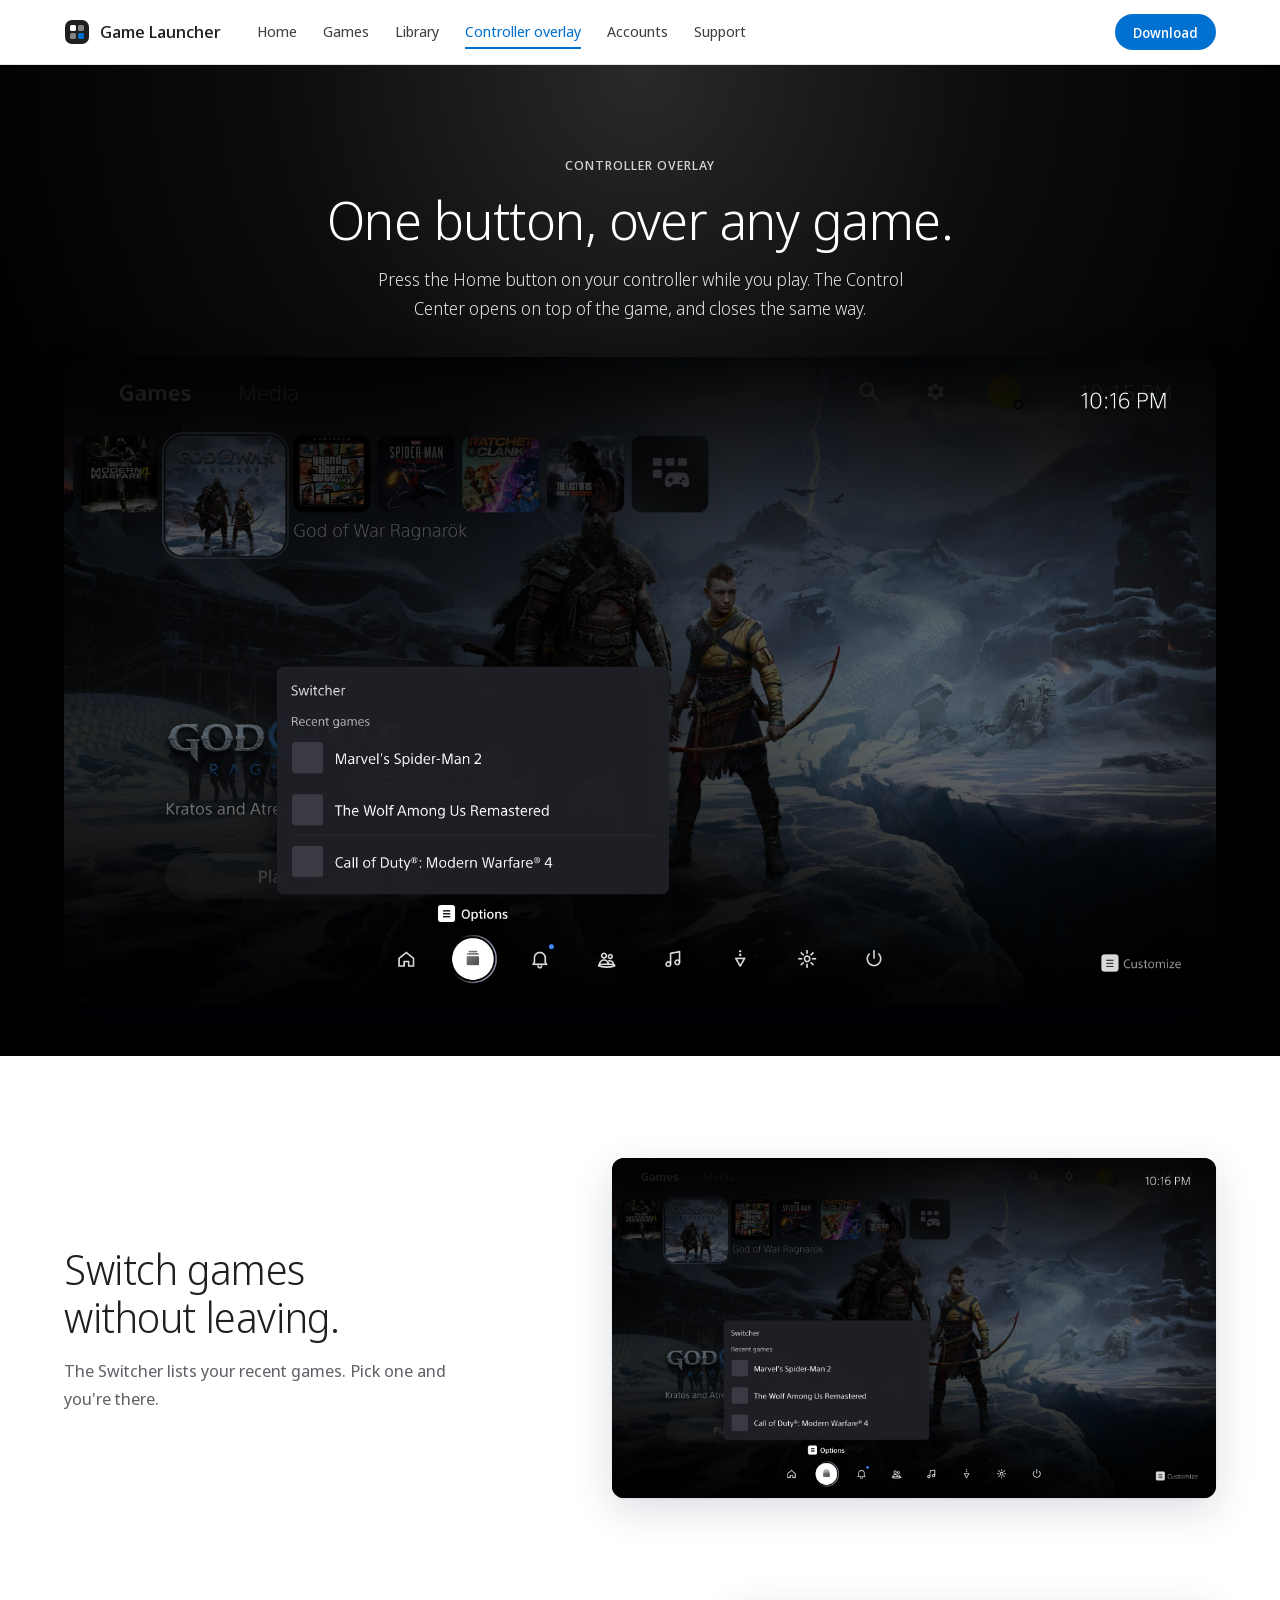
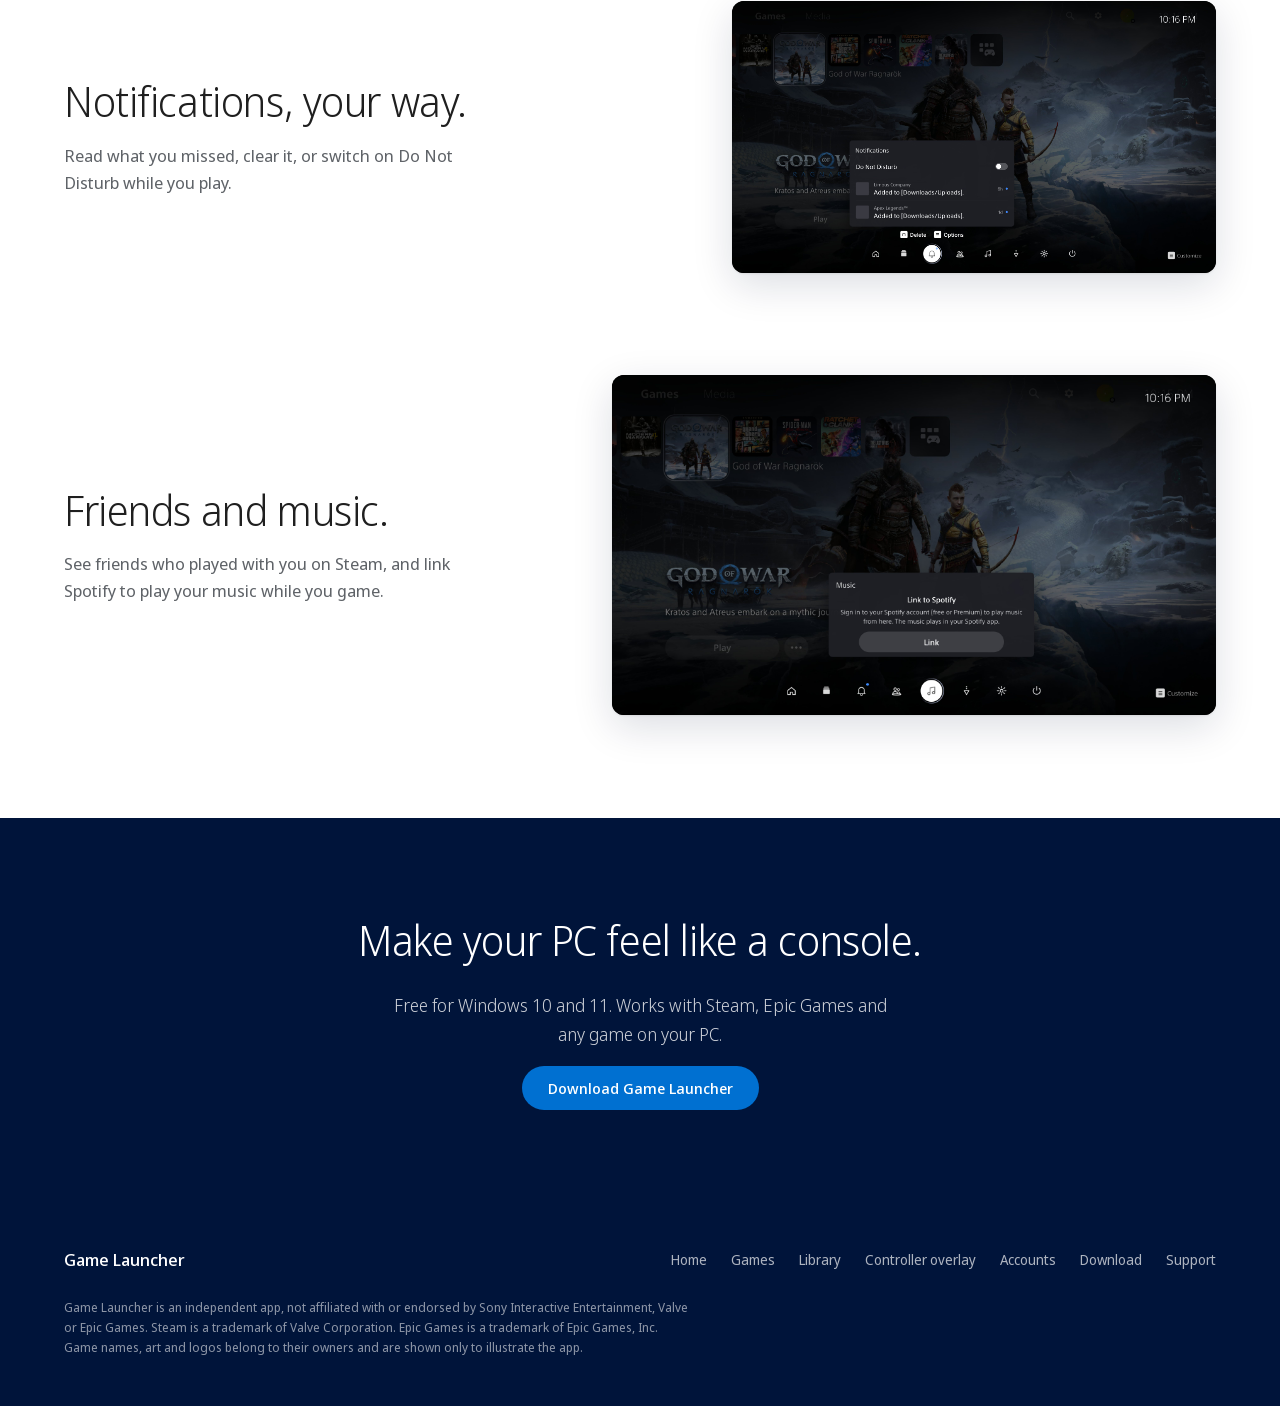
<file: overlay.html>
<!doctype html><html lang="en"><head><meta charset="utf-8"><meta name="viewport" content="width=device-width,initial-scale=1,viewport-fit=cover"><title>Game Launcher Overlay</title><meta name="description" content="Press the Home button on your controller over any game to switch games, read notifications, see friends and change the music.">
<meta name="claude:viewport-fit-sides" content="cover"><style>:root{color-scheme:light;padding-top:env(safe-area-inset-top,0px);padding-bottom:env(safe-area-inset-bottom,0px)}body{margin:0}img{max-width:100%}[hidden]{display:none!important}</style></head><body>
<link rel="preconnect" href="https://fonts.googleapis.com"><link rel="preconnect" href="https://fonts.gstatic.com" crossorigin>
<link rel="stylesheet" href="https://fonts.googleapis.com/css2?family=Noto+Sans+Display:wght@300;400;500;600&display=swap">
<link rel="stylesheet" href="style.css">
<header><div class="wrap"><a class="brand" href="index.html" aria-label="Game Launcher home"><svg viewBox="0 0 26 26" aria-hidden="true"><rect x="1" y="1" width="24" height="24" rx="7" fill="#1f1f1f"/><rect x="6" y="6" width="6" height="6" rx="1.6" fill="#fff"/><rect x="14" y="6" width="6" height="6" rx="1.6" fill="#fff" opacity=".45"/><rect x="6" y="14" width="6" height="6" rx="1.6" fill="#fff" opacity=".45"/><rect x="14" y="14" width="6" height="6" rx="1.6" fill="#0070d1"/></svg>Game Launcher</a>
<nav id="nav" aria-label="Main"><a href="index.html">Home</a><a href="games.html">Games</a><a href="library.html">Library</a><a href="overlay.html" aria-current="page">Controller overlay</a><a href="accounts.html">Accounts</a><a href="support.html">Support</a></nav><span class="grow"></span><a class="btn sm" href="download.html">Download</a>
<button class="menu" id="menu" aria-label="Menu" aria-expanded="false" aria-controls="nav"><svg viewBox="0 0 24 24" aria-hidden="true"><path d="M4 7h16M4 12h16M4 17h16" stroke="currentColor" stroke-width="2" stroke-linecap="round"/></svg></button></div></header>
<main>
<section class="phead"><div class="wrap"><span class="label">Controller overlay</span><h1>One button, over any game.</h1><p>Press the Home button on your controller while you play. The Control Center opens on top of the game, and closes the same way.</p>
<div class="pic shotwide"><img src="img/overlay-switcher.jpg" alt="The Control Center over a game with the Switcher listing recent games" width="3840" height="2160" decoding="async" fetchpriority="high"></div></div></section>
<section class="sec"><div class="wrap">
<div class="split"><div class="t"><h2>Switch games without leaving.</h2><p>The Switcher lists your recent games. Pick one and you're there.</p></div><div class="pic vid" data-video="overlay"><img src="img/overlay-switcher.jpg" alt="The Switcher in the Control Center" width="3840" height="2160" loading="lazy" decoding="async"></div></div>
<div class="split rev"><div class="pic"><img src="img/overlay-notifications.jpg" alt="Notifications in the Control Center with a Do Not Disturb switch" width="3840" height="2160" loading="lazy" decoding="async"></div><div class="t"><h2>Notifications, your way.</h2><p>Read what you missed, clear it, or switch on Do Not Disturb while you play.</p></div></div>
<div class="split"><div class="t"><h2>Friends and music.</h2><p>See friends who played with you on Steam, and link Spotify to play your music while you game.</p></div><div class="pic"><img src="img/overlay-music.jpg" alt="Music in the Control Center with a Link to Spotify button" width="3840" height="2160" loading="lazy" decoding="async"></div></div>
</div></section>
<section class="band"><div class="wrap"><h2>Make your PC feel like a console.</h2><p>Free for Windows 10 and 11. Works with Steam, Epic Games and any game on your PC.</p><a class="btn" href="download.html">Download Game Launcher</a></div></section></main>
<footer><div class="wrap"><div class="row"><a class="brand" href="index.html">Game Launcher</a><nav aria-label="Footer"><a href="index.html">Home</a><a href="games.html">Games</a><a href="library.html">Library</a><a href="overlay.html">Controller overlay</a><a href="accounts.html">Accounts</a><a href="download.html">Download</a><a href="support.html">Support</a></nav></div>
<p>Game Launcher is an independent app, not affiliated with or endorsed by Sony Interactive Entertainment, Valve or Epic Games. Steam is a trademark of Valve Corporation. Epic Games is a trademark of Epic Games, Inc. Game names, art and logos belong to their owners and are shown only to illustrate the app.</p></div></footer>
<script>(()=>{const m=document.getElementById('menu'),n=document.getElementById('nav');m.addEventListener('click',()=>{const o=n.classList.toggle('open');m.setAttribute('aria-expanded',o)})})();const VIDEOS={continue:'',overlay:''};document.querySelectorAll('.pic.vid').forEach(p=>{const f=VIDEOS[p.dataset.video];if(!f)return;const i=p.querySelector('img');p.innerHTML='<video src="'+f+'" poster="'+i.src+'" autoplay muted loop playsinline preload="metadata"></video>';});</script>
</body></html>
</file>
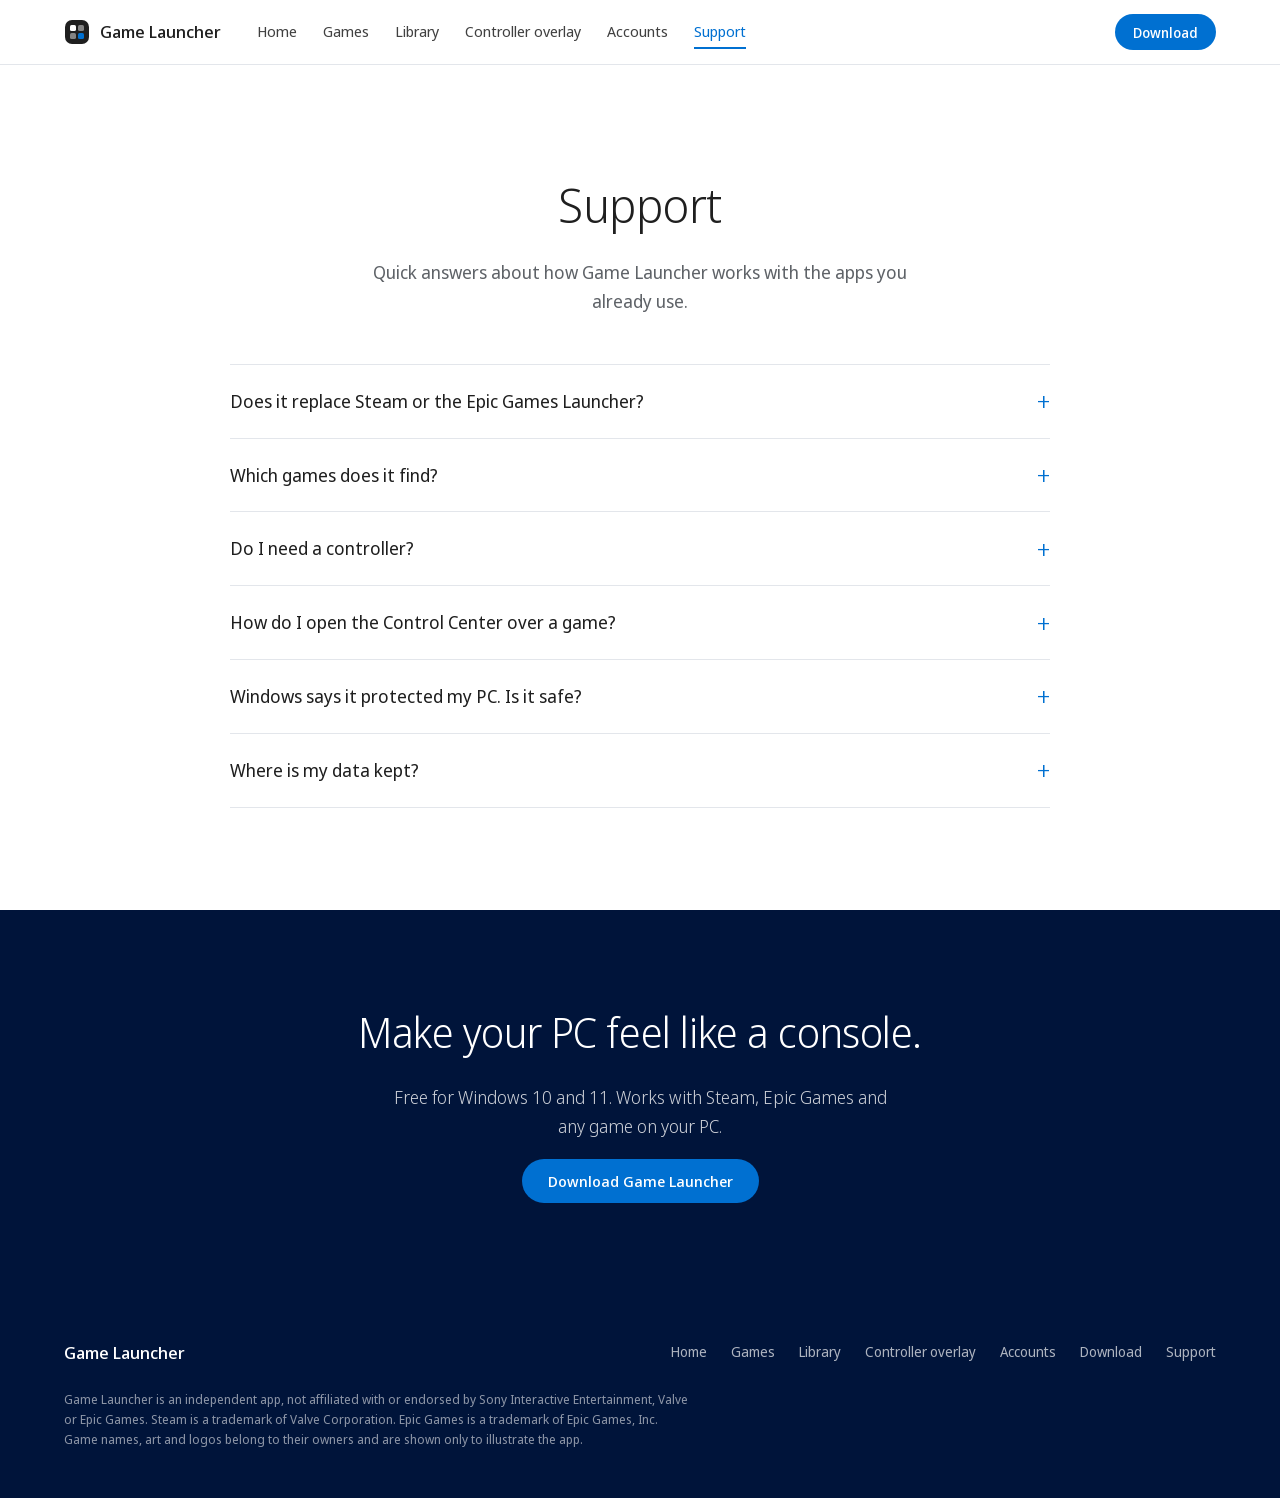
<file: support.html>
<!doctype html><html lang="en"><head><meta charset="utf-8"><meta name="viewport" content="width=device-width,initial-scale=1,viewport-fit=cover"><title>Game Launcher Support</title><meta name="description" content="Answers to common questions about Game Launcher.">
<meta name="claude:viewport-fit-sides" content="cover"><style>:root{color-scheme:light;padding-top:env(safe-area-inset-top,0px);padding-bottom:env(safe-area-inset-bottom,0px)}body{margin:0}img{max-width:100%}[hidden]{display:none!important}</style></head><body>
<link rel="preconnect" href="https://fonts.googleapis.com"><link rel="preconnect" href="https://fonts.gstatic.com" crossorigin>
<link rel="stylesheet" href="https://fonts.googleapis.com/css2?family=Noto+Sans+Display:wght@300;400;500;600&display=swap">
<link rel="stylesheet" href="style.css">
<header><div class="wrap"><a class="brand" href="index.html" aria-label="Game Launcher home"><svg viewBox="0 0 26 26" aria-hidden="true"><rect x="1" y="1" width="24" height="24" rx="7" fill="#1f1f1f"/><rect x="6" y="6" width="6" height="6" rx="1.6" fill="#fff"/><rect x="14" y="6" width="6" height="6" rx="1.6" fill="#fff" opacity=".45"/><rect x="6" y="14" width="6" height="6" rx="1.6" fill="#fff" opacity=".45"/><rect x="14" y="14" width="6" height="6" rx="1.6" fill="#0070d1"/></svg>Game Launcher</a>
<nav id="nav" aria-label="Main"><a href="index.html">Home</a><a href="games.html">Games</a><a href="library.html">Library</a><a href="overlay.html">Controller overlay</a><a href="accounts.html">Accounts</a><a href="support.html" aria-current="page">Support</a></nav><span class="grow"></span><a class="btn sm" href="download.html">Download</a>
<button class="menu" id="menu" aria-label="Menu" aria-expanded="false" aria-controls="nav"><svg viewBox="0 0 24 24" aria-hidden="true"><path d="M4 7h16M4 12h16M4 17h16" stroke="currentColor" stroke-width="2" stroke-linecap="round"/></svg></button></div></header>
<main>
<section class="sec"><div class="wrap"><div class="center"><h1 style="font-size:clamp(32px,4vw,48px)">Support</h1><p>Quick answers about how Game Launcher works with the apps you already use.</p></div>
<div class="faq">
<details><summary>Does it replace Steam or the Epic Games Launcher?</summary><p>No. It works on top of them. Your games still start through Steam and Epic, so saves, cloud sync, friends and online play keep working as before.</p></details>
<details><summary>Which games does it find?</summary><p>Every game in every Steam library on your PC, Steam games you own but haven't installed, your Epic Games library, and any game or folder of games you add yourself.</p></details>
<details><summary>Do I need a controller?</summary><p>No. A controller is the best way to use it, but the keyboard and mouse work everywhere.</p></details>
<details><summary>How do I open the Control Center over a game?</summary><p>Press the Home button on your controller while you play. It opens on top of the game and closes the same way.</p></details>
<details><summary>Windows says it protected my PC. Is it safe?</summary><p>SmartScreen shows this for new apps that aren't widely downloaded yet. Choose More info, then Run anyway. If your browser blocks the download, choose Keep.</p></details>
<details><summary>Where is my data kept?</summary><p>Only on your PC. The app downloads pictures and store details, and never uploads your library.</p></details></div></div></section>
<section class="band"><div class="wrap"><h2>Make your PC feel like a console.</h2><p>Free for Windows 10 and 11. Works with Steam, Epic Games and any game on your PC.</p><a class="btn" href="download.html">Download Game Launcher</a></div></section></main>
<footer><div class="wrap"><div class="row"><a class="brand" href="index.html">Game Launcher</a><nav aria-label="Footer"><a href="index.html">Home</a><a href="games.html">Games</a><a href="library.html">Library</a><a href="overlay.html">Controller overlay</a><a href="accounts.html">Accounts</a><a href="download.html">Download</a><a href="support.html">Support</a></nav></div>
<p>Game Launcher is an independent app, not affiliated with or endorsed by Sony Interactive Entertainment, Valve or Epic Games. Steam is a trademark of Valve Corporation. Epic Games is a trademark of Epic Games, Inc. Game names, art and logos belong to their owners and are shown only to illustrate the app.</p></div></footer>
<script>(()=>{const m=document.getElementById('menu'),n=document.getElementById('nav');m.addEventListener('click',()=>{const o=n.classList.toggle('open');m.setAttribute('aria-expanded',o)})})();</script>
</body></html>
</file>
<file: style.css>
/* Same look as before: a calm white store-style page, one full-bleed dark hero, wide quiet sections that alternate white and pale grey. */
:root{--bg:#ffffff;--alt:#f5f7fa;--ink:#1f1f1f;--mute:#5f6368;--line:#e3e6eb;--blue:#0070d1;--blue-d:#005bb0;--night:#00143a;--f:"Noto Sans Display","Segoe UI",system-ui,sans-serif;color-scheme:light}
*{box-sizing:border-box}
html{scroll-behavior:smooth;background:var(--bg)}
body{margin:0;background:var(--bg);color:var(--ink);font:400 16px/1.6 var(--f);-webkit-font-smoothing:antialiased;overflow-x:hidden}
body::before{content:"";position:fixed;inset:0 0 auto;height:env(safe-area-inset-top,0px);z-index:60;background:var(--bg)}
h1,h2,h3{margin:0;font-weight:300;text-wrap:balance;letter-spacing:-.01em}
p{margin:0}a{color:inherit}img{max-width:100%}
[hidden]{display:none!important}
.wrap{max-width:1200px;margin:0 auto;padding-left:max(24px,env(safe-area-inset-left,0px));padding-right:max(24px,env(safe-area-inset-right,0px))}
@media (max-width:480px){.wrap{padding-left:max(16px,env(safe-area-inset-left,0px));padding-right:max(16px,env(safe-area-inset-right,0px))}}
:focus-visible{outline:2px solid var(--blue);outline-offset:3px;border-radius:6px}
@media (prefers-reduced-motion:reduce){*{transition:none!important;animation:none!important}html{scroll-behavior:auto}}
header{position:sticky;top:env(safe-area-inset-top,0px);z-index:50;background:var(--bg);border-bottom:1px solid var(--line)}
header .wrap{display:flex;align-items:center;gap:36px;height:64px}
.brand{display:flex;align-items:center;gap:10px;text-decoration:none;font-weight:500;font-size:17px;white-space:nowrap}
.brand svg{width:26px;height:26px;flex:none}
nav{display:flex;gap:26px}
nav a{text-decoration:none;font-size:15px;color:var(--ink);opacity:.85;white-space:nowrap;padding:4px 0;border-bottom:2px solid transparent}
nav a:hover{opacity:1;color:var(--blue)}
nav a[aria-current="page"]{opacity:1;color:var(--blue);border-bottom-color:var(--blue)}
.grow{flex:1}
.menu{display:none;background:none;border:0;width:44px;height:44px;margin-right:-10px;cursor:pointer;color:var(--ink)}
.menu svg{width:24px;height:24px}
@media (max-width:1020px){header .wrap{gap:16px}nav{position:absolute;left:0;right:0;top:100%;background:var(--bg);border-bottom:1px solid var(--line);flex-direction:column;gap:0;padding:6px max(24px,env(safe-area-inset-left,0px)) 14px;display:none}
  nav.open{display:flex}nav a{padding:13px 0;border-bottom:1px solid var(--line);font-size:16px}nav a[aria-current="page"]{border-bottom-color:var(--line)}.menu{display:grid;place-items:center}header .btn{display:none}}
.btn{display:inline-flex;align-items:center;justify-content:center;gap:8px;height:44px;padding:0 26px;border-radius:999px;border:0;background:var(--blue);color:#fff;font:500 15px var(--f);text-decoration:none;cursor:pointer;transition:background .15s,box-shadow .15s}
.btn:hover{background:var(--blue-d);box-shadow:0 0 0 2px #fff,0 0 0 4px var(--blue)}
.btn.sm{height:36px;padding:0 18px;font-size:14px}
.btn.ghost{background:transparent;color:#fff;box-shadow:inset 0 0 0 1.5px rgba(255,255,255,.85)}
.btn.ghost:hover{background:rgba(255,255,255,.12);box-shadow:inset 0 0 0 1.5px #fff}
.btn[aria-disabled="true"]{background:#9db9d6;cursor:default;box-shadow:none}
.link{color:var(--blue);text-decoration:none;font-weight:500}.link:hover{text-decoration:underline}
/* hero */
.hero{position:relative;color:#fff;background:#000;overflow:hidden;display:grid;grid-template-columns:minmax(0,40%) minmax(0,60%);align-items:stretch}
.lp{position:relative;display:grid;align-items:center;padding-block:clamp(64px,8vw,110px);padding-left:max(24px,calc((100vw - 1200px) / 2),env(safe-area-inset-left,0px));padding-right:32px;overflow:hidden}
.lp::before{content:"";position:absolute;left:-30%;top:-35%;width:130%;aspect-ratio:1;background:radial-gradient(closest-side,rgba(255,255,255,.18),rgba(255,255,255,.06) 50%,rgba(255,255,255,0) 100%);pointer-events:none}
.shot{align-self:end;line-height:0;min-width:0;padding-top:28px;overflow:hidden;perspective:2200px;perspective-origin:0% 40%}
.shot .tilt{width:122%;margin-bottom:-6%;transform-origin:0% 50%;transform:rotateY(-17deg) rotateX(3deg) rotateZ(-1.5deg);border-radius:26px 0 0 0;overflow:hidden;filter:drop-shadow(0 0 28px rgba(255,255,255,.22));box-shadow:0 0 0 1px rgba(255,255,255,.35)}
.shot img{display:block;width:100%;height:auto}
.hero .txt{position:relative;display:grid;gap:18px;max-width:480px}
.label{font-size:13px;font-weight:500;letter-spacing:.08em;text-transform:uppercase;opacity:.8}
.hero h1{font-size:clamp(38px,4.6vw,68px);line-height:1.05}
.hero p{font-size:clamp(16px,1.4vw,19px);font-weight:300;opacity:.88;max-width:36ch}
.hero .cta{display:flex;flex-wrap:wrap;gap:12px;margin-top:8px}
.hero small{font-size:13px;opacity:.6}
@media (max-width:860px){.hero{grid-template-columns:minmax(0,1fr)}.lp{padding:56px max(16px,env(safe-area-inset-right,0px)) 40px max(16px,env(safe-area-inset-left,0px))}.lp::before{width:120%;left:-25%;top:-50%}.shot .tilt{width:130%;transform:rotateY(-12deg) rotateX(2deg);margin-left:4%}}
/* page head for the inner pages: same dark opening as the hero, centred */
.phead{position:relative;background:#000;color:#fff;text-align:center;overflow:hidden}
.phead::before{content:"";position:absolute;left:50%;top:-70%;width:110%;transform:translateX(-50%);aspect-ratio:1;background:radial-gradient(closest-side,rgba(255,255,255,.16),rgba(255,255,255,.05) 50%,rgba(255,255,255,0) 100%);pointer-events:none}
.phead .wrap{position:relative;display:grid;gap:16px;justify-items:center;padding-block:clamp(56px,7vw,92px) clamp(36px,4vw,56px)}
.phead h1{font-size:clamp(34px,4.2vw,58px);line-height:1.08}
.phead p{font-weight:300;font-size:clamp(16px,1.4vw,19px);opacity:.88;max-width:56ch}
.phead .shotwide{width:min(1200px,100% - 0px);margin-top:18px}
/* sections */
.sec{padding-block:clamp(64px,8vw,104px)}.sec.alt{background:var(--alt)}
.center{text-align:center;display:grid;gap:14px;justify-items:center;max-width:760px;margin:0 auto}
.center h2,.split h2{font-size:clamp(28px,3.4vw,42px);line-height:1.15}
.center p{color:var(--mute);font-size:18px;max-width:58ch}
.three{display:grid;grid-template-columns:repeat(3,minmax(0,1fr));gap:48px;margin-top:56px}
.three div{display:grid;gap:10px;justify-items:center;text-align:center;min-width:0;align-content:start}
.three svg{width:40px;height:40px;color:var(--blue)}.three h3{font-size:20px;font-weight:500}.three p{color:var(--mute);font-size:15.5px;max-width:32ch}
@media (max-width:760px){.three{grid-template-columns:minmax(0,1fr);gap:40px}}
.split{display:grid;grid-template-columns:minmax(0,1fr) minmax(0,1.25fr);gap:clamp(28px,5vw,72px);align-items:center}
.split.rev{grid-template-columns:minmax(0,1.25fr) minmax(0,1fr)}
.split + .split{margin-top:clamp(64px,8vw,104px)}
.split.rev .pic{order:2}.split.rev .t{order:1}
.split .t{display:grid;gap:16px;min-width:0;align-content:center}
.split .t p{color:var(--mute);font-size:17px;max-width:46ch}
.split .t ul{margin:4px 0 0;padding:0;list-style:none;display:grid;gap:10px;color:var(--mute);font-size:16px}
.split .t li{position:relative;padding-left:26px}
.split .t li::before{content:"";position:absolute;left:0;top:.55em;width:12px;height:7px;border-left:2px solid var(--blue);border-bottom:2px solid var(--blue);transform:rotate(-45deg) translateY(-50%)}
@media (max-width:860px){.split,.split.rev{grid-template-columns:minmax(0,1fr)}.split.rev .pic,.split.rev .t{order:0}}
/* every picture is a real 3840 x 2160 screenshot of the app */
.pic{position:relative;aspect-ratio:16/9;max-width:100%;border-radius:12px;overflow:hidden;background:#000;box-shadow:0 1px 2px rgba(0,0,0,.08),0 12px 40px rgba(0,20,58,.14)}
.pic img,.pic video{position:absolute;inset:0;width:100%;height:100%;object-fit:cover;display:block}
.cap{font-size:13.5px;color:var(--mute);margin-top:12px}
.gal{display:grid;grid-template-columns:repeat(2,minmax(0,1fr));gap:28px;margin-top:56px}
.gal figure{margin:0;min-width:0}
.gal figcaption{margin-top:14px;display:grid;gap:4px}.gal figcaption b{font-weight:500;font-size:18px}.gal figcaption span{color:var(--mute);font-size:15.5px}
@media (max-width:760px){.gal{grid-template-columns:minmax(0,1fr)}}
.big{max-width:1200px;margin:0 auto}
/* download */
.dl{display:grid;gap:22px;justify-items:center;text-align:center}.dl h2{font-size:clamp(32px,4vw,48px);line-height:1.1}.dl p{color:var(--mute);font-size:18px}
.specs{display:flex;flex-wrap:wrap;justify-content:center;gap:10px 36px;color:var(--mute);font-size:14px;margin-top:6px}.specs b{color:var(--ink);font-weight:500}
.soon{display:none;font-size:14px;color:var(--mute)}.nolink .soon{display:block}.tip{font-size:14px;color:var(--mute);max-width:56ch}
.band{background:var(--night);color:#fff;text-align:center}.band .wrap{display:grid;gap:18px;justify-items:center;padding-block:clamp(56px,7vw,88px)}.band h2{font-size:clamp(28px,3.4vw,42px)}.band p{opacity:.8;font-weight:300;font-size:18px;max-width:52ch}
.steps{display:grid;grid-template-columns:repeat(3,minmax(0,1fr));gap:40px;margin-top:48px;counter-reset:s;text-align:left}
.steps div{counter-increment:s;display:grid;gap:8px;align-content:start}.steps div::before{content:counter(s);display:grid;place-items:center;width:36px;height:36px;border-radius:50%;background:var(--blue);color:#fff;font-weight:500}
.steps h3{font-size:19px;font-weight:500}.steps p{color:var(--mute);font-size:15.5px}
@media (max-width:760px){.steps{grid-template-columns:minmax(0,1fr)}}
/* faq */
.faq{max-width:820px;margin:48px auto 0;border-top:1px solid var(--line)}details{border-bottom:1px solid var(--line)}
summary{list-style:none;cursor:pointer;padding:22px 0;font-size:18px;display:flex;justify-content:space-between;gap:20px;align-items:center}summary::-webkit-details-marker{display:none}
summary::after{content:"+";font-size:26px;font-weight:300;color:var(--blue);line-height:1;flex:none}details[open] summary::after{content:"\2212"}
details p{color:var(--mute);padding-bottom:24px;max-width:68ch}
.faqh{margin:56px auto 0;max-width:820px;font-size:13px;font-weight:500;letter-spacing:.08em;text-transform:uppercase;color:var(--mute)}
footer{background:var(--night);color:rgba(255,255,255,.75);font-size:14px}footer .wrap{padding-block:48px;display:grid;gap:24px}
footer .row{display:flex;flex-wrap:wrap;justify-content:space-between;gap:16px 32px;align-items:center}footer .brand{color:#fff}
footer nav{display:flex;flex-wrap:wrap;gap:10px 24px;position:static;background:none;border:0;padding:0}footer nav a{color:rgba(255,255,255,.8);font-size:14px;padding:0;border:0}footer nav a:hover{color:#fff}
footer p{font-size:12.5px;color:rgba(255,255,255,.55);max-width:90ch}
@media (max-width:1020px){footer nav{display:flex}}
</file>
